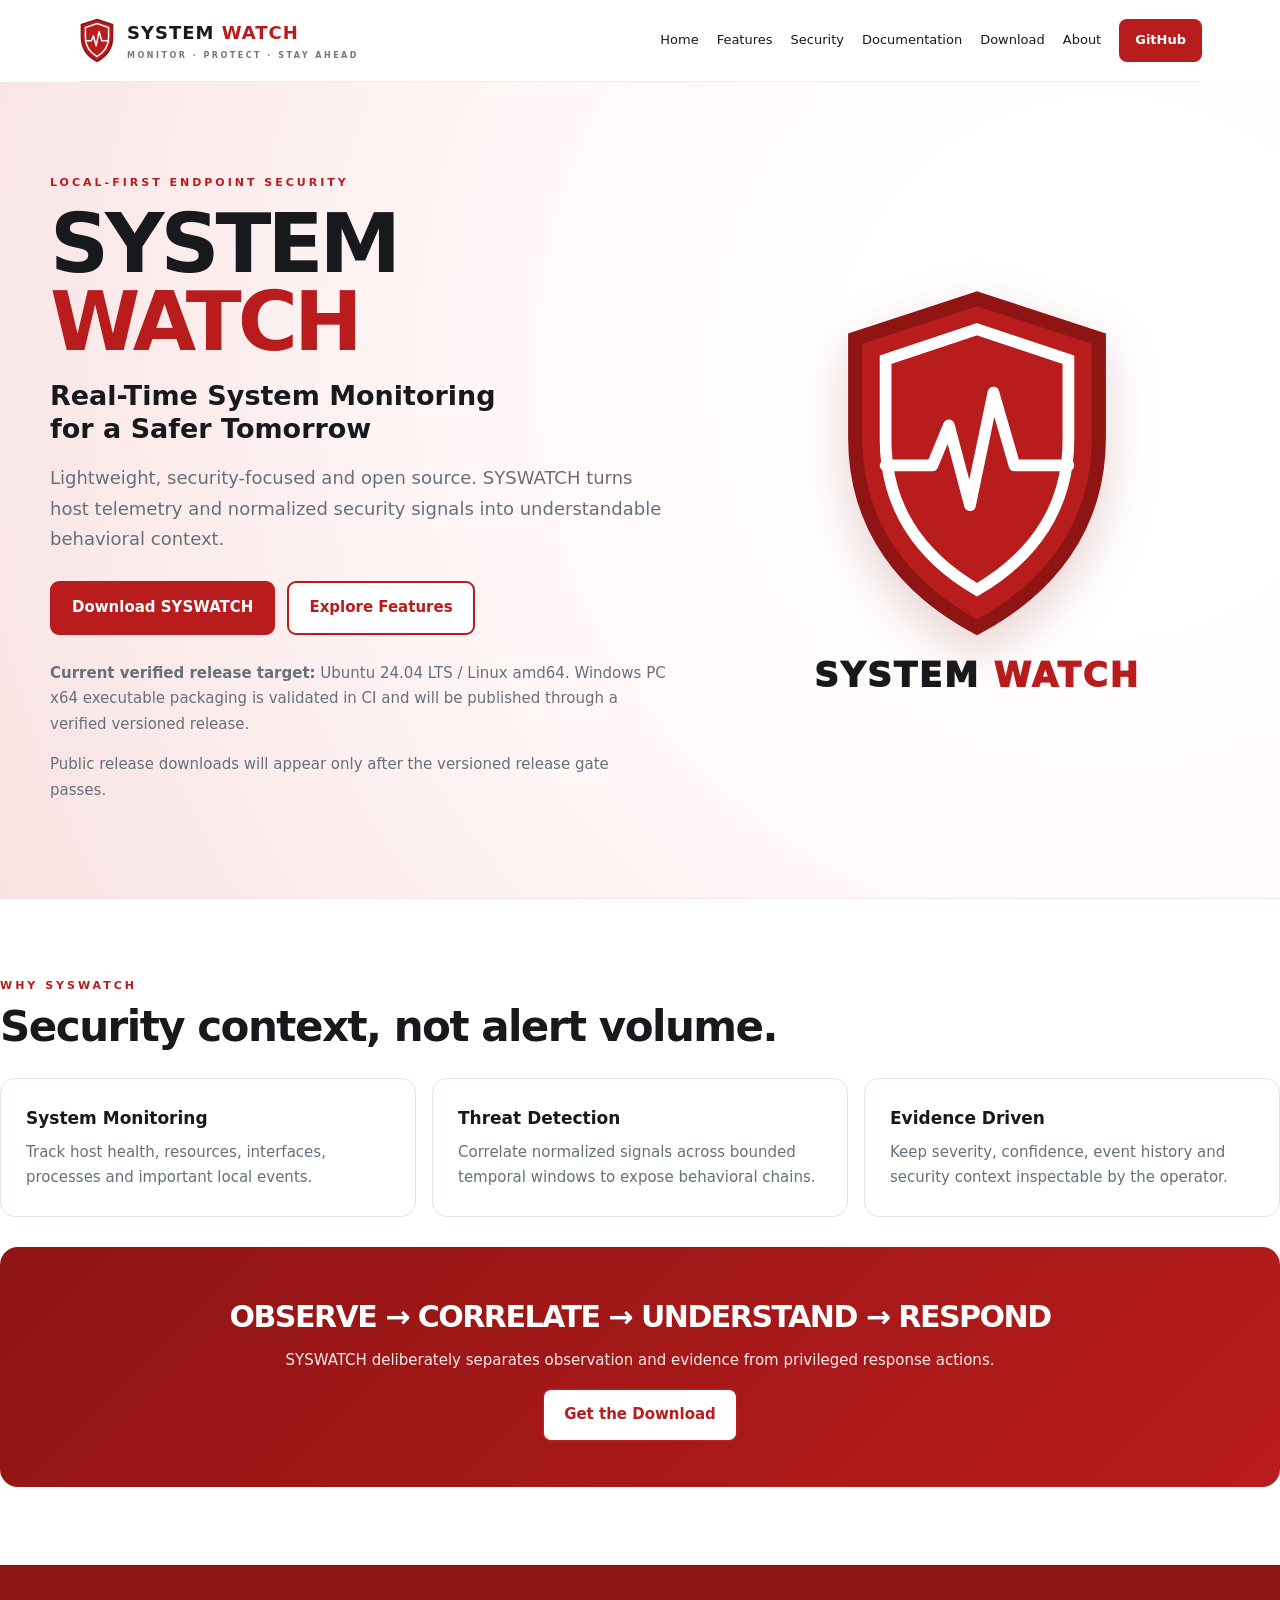
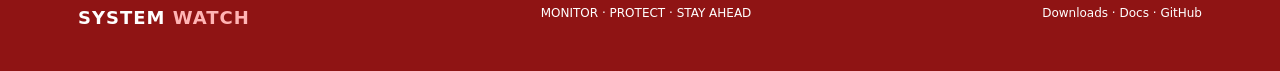
<file: docs/index.html>
<!doctype html><html lang="en"><head><meta charset="utf-8"><meta name="viewport" content="width=device-width,initial-scale=1"><meta name="description" content="SYSWATCH — local-first endpoint security and host behavior monitoring."><title>SYSWATCH — Monitor · Protect · Stay Ahead</title><link rel="stylesheet" href="styles.css"></head><body><div class="wrap"><nav class="nav" aria-label="Primary navigation"><a class="brand" href="index.html"><img src="logo.svg" alt="SYSWATCH logo"><span><b>SYSTEM <span>WATCH</span></b><small>MONITOR · PROTECT · STAY AHEAD</small></span></a><div class="links"><a href="index.html" aria-current="page">Home</a><a href="features.html">Features</a><a href="security.html">Security</a><a href="documentation.html">Documentation</a><a href="download.html">Download</a><a href="about.html">About</a><a class="github" href="https://github.com/BurhanAbdullah/Syswatch">GitHub</a></div></nav></div><main><section class="hero"><div class="hero-grid"><div><div class="eyebrow">LOCAL-FIRST ENDPOINT SECURITY</div><h1>SYSTEM <span>WATCH</span></h1><p class="tagline">Real-Time System Monitoring<br>for a Safer Tomorrow</p><p class="lead">Lightweight, security-focused and open source. SYSWATCH turns host telemetry and normalized security signals into understandable behavioral context.</p><div class="actions"><a class="btn primary" href="download.html">Download SYSWATCH</a><a class="btn" href="features.html">Explore Features</a></div><p class="muted"><strong>Current verified release target:</strong> Ubuntu 24.04 LTS / Linux amd64. Windows PC x64 executable packaging is validated in CI and will be published through a verified versioned release.</p><p class="muted">Public release downloads will appear only after the versioned release gate passes.</p></div><div class="logo"><img src="logo.svg" alt="SYSWATCH shield and heartbeat logo"><div class="logo-title">SYSTEM <span>WATCH</span></div></div></div></section><section class="section"><div class="eyebrow">WHY SYSWATCH</div><h2>Security context, not alert volume.</h2><div class="grid"><article class="card"><h3>System Monitoring</h3><p>Track host health, resources, interfaces, processes and important local events.</p></article><article class="card"><h3>Threat Detection</h3><p>Correlate normalized signals across bounded temporal windows to expose behavioral chains.</p></article><article class="card"><h3>Evidence Driven</h3><p>Keep severity, confidence, event history and security context inspectable by the operator.</p></article></div><div class="band"><h2>OBSERVE → CORRELATE → UNDERSTAND → RESPOND</h2><p>SYSWATCH deliberately separates observation and evidence from privileged response actions.</p><a class="btn" href="download.html">Get the Download</a></div></section></main><footer><div class="wrap footer"><b>SYSTEM <span>WATCH</span></b><span>MONITOR · PROTECT · STAY AHEAD</span><span><a href="download.html">Downloads</a> · <a href="documentation.html">Docs</a> · <a href="https://github.com/BurhanAbdullah/Syswatch">GitHub</a></span></div></footer></body></html>
</file>
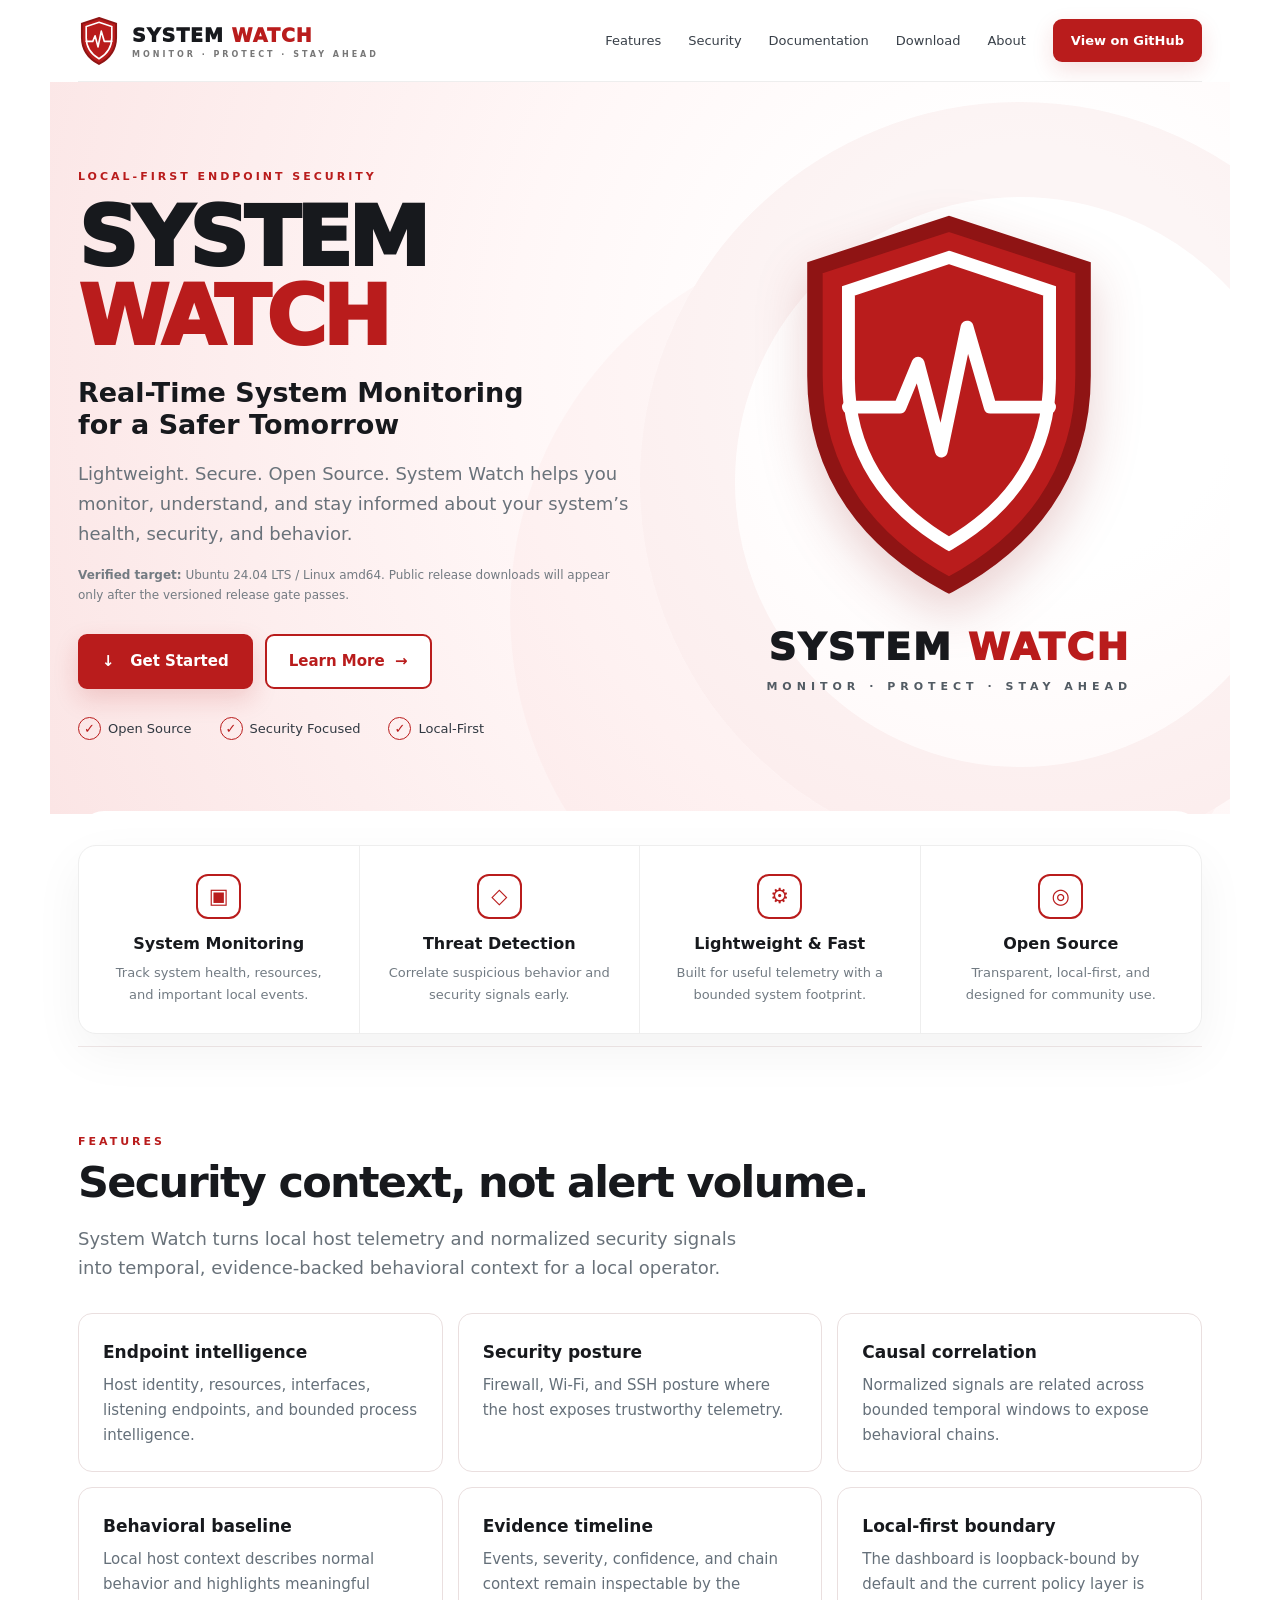
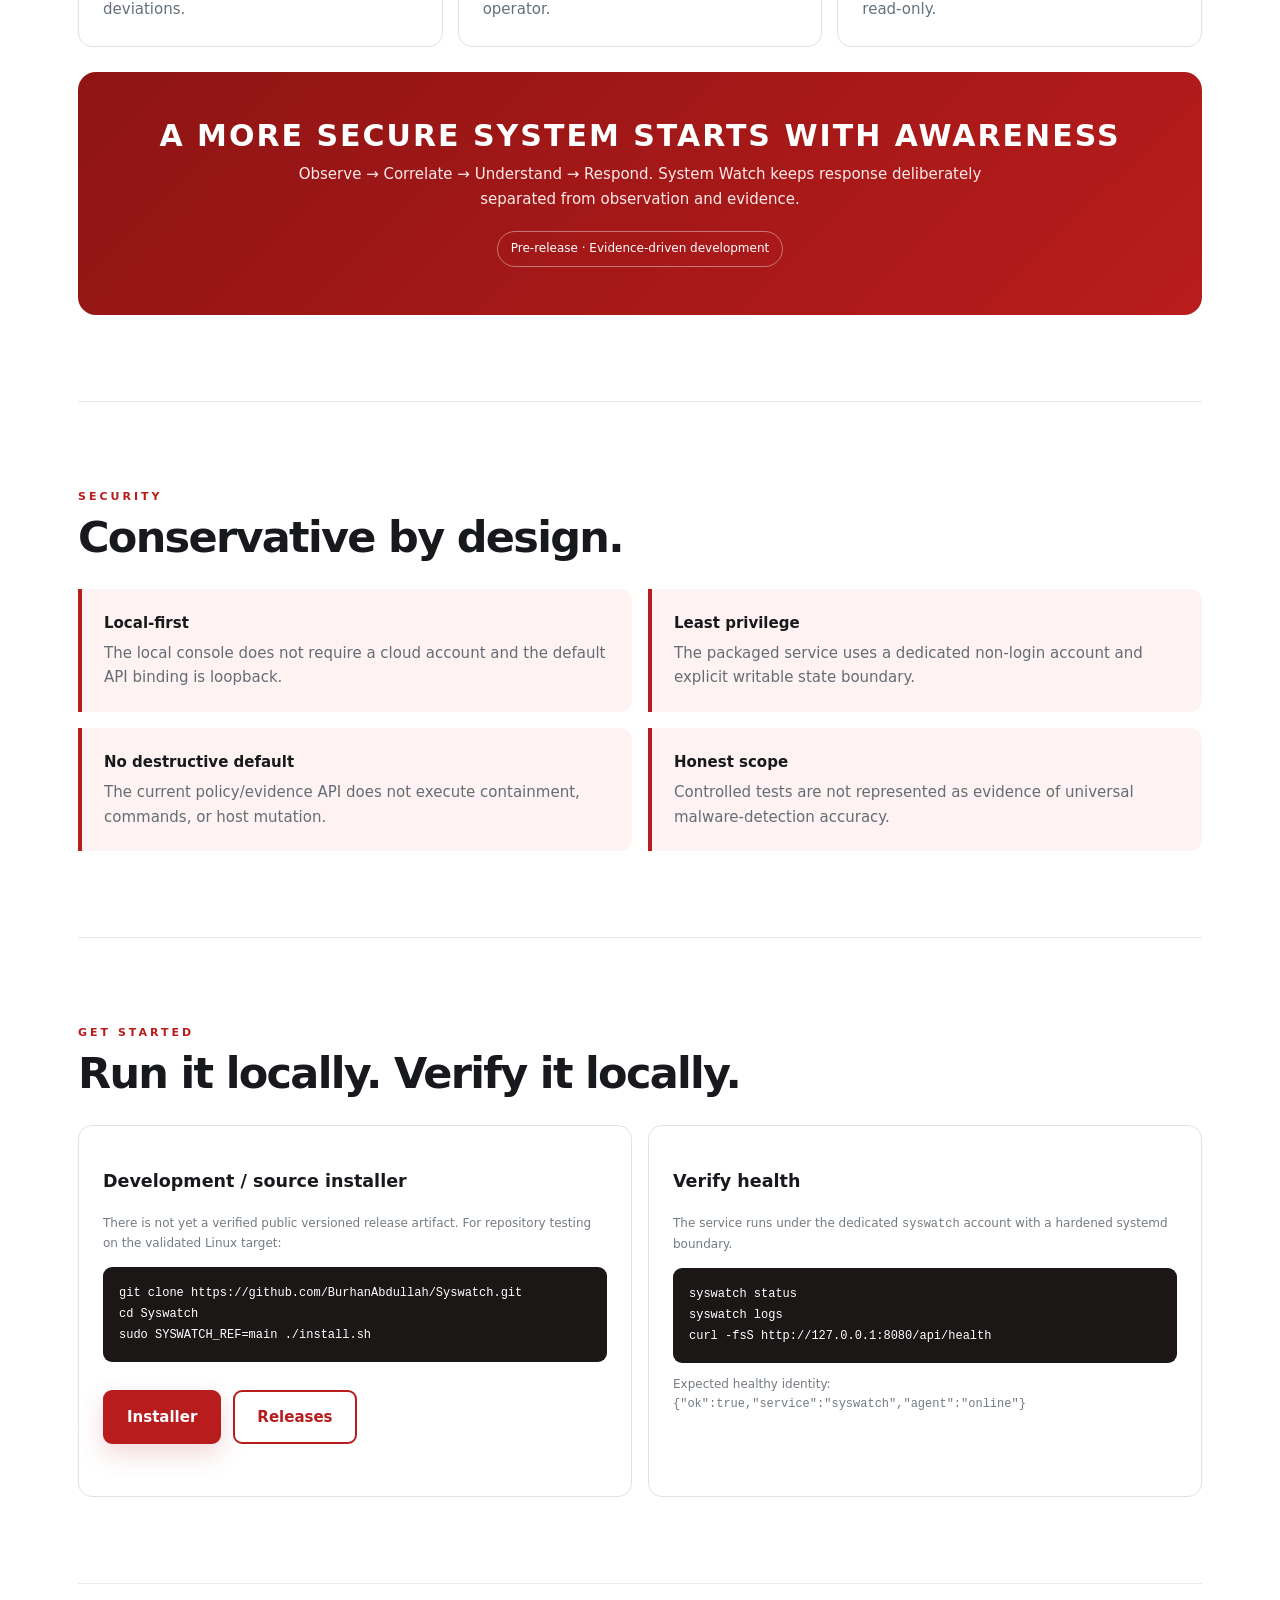
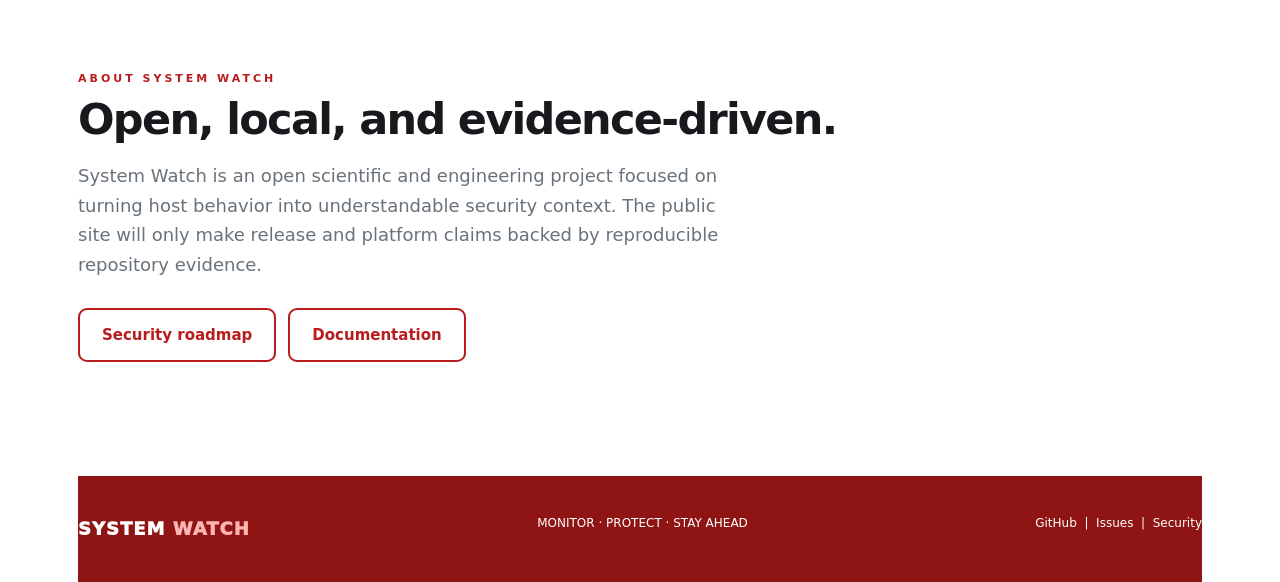
<file: site/index.html>
<!doctype html>
<html lang="en">
<head>
<meta charset="utf-8">
<meta name="viewport" content="width=device-width,initial-scale=1">
<meta name="robots" content="noindex,nofollow,noarchive">
<meta name="description" content="System Watch — local-first endpoint security and host behavior monitoring.">
<meta name="theme-color" content="#b91c1c">
<meta name="referrer" content="no-referrer">
<title>System Watch — Monitor · Protect · Stay Ahead</title>
<style>
:root{--red:#b91c1c;--red-dark:#8f1414;--red-soft:#fef2f2;--ink:#17191d;--muted:#65707a;--line:#eadfdf;--white:#fff;--max:1180px}
*{box-sizing:border-box}html{scroll-behavior:smooth}body{margin:0;color:var(--ink);background:#fff;font:15px/1.65 Inter,ui-sans-serif,system-ui,-apple-system,BlinkMacSystemFont,"Segoe UI",sans-serif}a{color:inherit}a:focus-visible{outline:3px solid #ef4444;outline-offset:3px}.wrap{max-width:var(--max);margin:auto;padding:0 28px}nav{height:82px;display:flex;align-items:center;justify-content:space-between;border-bottom:1px solid #eee;background:#fff}.brand{display:flex;align-items:center;gap:12px;text-decoration:none}.brand img{width:42px;height:50px}.brand-text{font-size:19px;font-weight:950;letter-spacing:1px}.brand-text span{color:var(--red)}.brand-sub{display:block;font-size:8px;letter-spacing:3px;color:#777;font-weight:700;margin-top:-3px}.links{display:flex;gap:27px;align-items:center;font-size:13px;color:#394049}.links a{text-decoration:none}.links a:hover{color:var(--red)}.github{background:var(--red);color:#fff!important;padding:11px 18px;border-radius:9px;font-weight:800;box-shadow:0 8px 22px #b91c1c22}.hero{position:relative;overflow:hidden;margin:0 -28px;padding:86px 28px 74px;background:radial-gradient(circle at 83% 38%,#fff 0,#fff 20%,#fff7f7 48%,#fbe5e5 100%)}.hero:after{content:"";position:absolute;right:-170px;top:20px;width:570px;height:570px;border-radius:50%;border:95px solid #b91c1c0b;box-shadow:-130px 130px 0 #b91c1c06;pointer-events:none}.hero-inner{max-width:var(--max);margin:auto;display:grid;grid-template-columns:1.05fr .95fr;gap:60px;align-items:center;position:relative;z-index:1}.eyebrow{font-size:11px;font-weight:900;letter-spacing:3px;color:var(--red)}h1{font-size:clamp(50px,7vw,82px);line-height:.96;letter-spacing:-4px;margin:13px 0 20px;font-weight:950}h1 span{color:var(--red)}.tagline{font-size:27px;line-height:1.2;font-weight:800;max-width:610px;margin:0 0 17px}.lead{font-size:18px;color:#69727a;max-width:660px}.actions{display:flex;gap:12px;flex-wrap:wrap;margin:28px 0}.btn{display:inline-flex;align-items:center;justify-content:center;gap:8px;padding:13px 22px;border-radius:9px;text-decoration:none;font-weight:850;border:2px solid var(--red);color:var(--red);background:#fff}.btn.primary{background:var(--red);color:#fff;box-shadow:0 10px 24px #b91c1c2b}.trust{display:flex;gap:28px;flex-wrap:wrap;margin-top:28px;color:#303841;font-size:13px}.trust span:before{content:"✓";display:inline-flex;align-items:center;justify-content:center;width:21px;height:21px;border:1.5px solid var(--red);border-radius:50%;color:var(--red);font-weight:900;margin-right:7px}.logo-stage{text-align:center}.logo-stage img{width:min(330px,70%);filter:drop-shadow(0 20px 25px #8f141433)}.logo-word{font-size:38px;font-weight:950;letter-spacing:2px;margin-top:10px}.logo-word span{color:var(--red)}.logo-sub{font-size:11px;letter-spacing:5px;color:#525b63;font-weight:800}.features{background:#fff;border-radius:26px 26px 0 0;margin-top:-3px;position:relative;z-index:2;padding:34px 0 12px}.feature-grid{display:grid;grid-template-columns:repeat(4,1fr);border:1px solid #eee;border-radius:18px;box-shadow:0 18px 50px #1b10100d;background:#fff}.feature{padding:28px 24px;text-align:center;border-right:1px solid #eee}.feature:last-child{border-right:0}.icon{width:45px;height:45px;margin:0 auto 12px;border:2px solid var(--red);border-radius:12px;display:flex;align-items:center;justify-content:center;color:var(--red);font-size:21px;font-weight:900}.feature h3{margin:0 0 5px;font-size:16px}.feature p{margin:0;color:#727b83;font-size:13px}.section{padding:86px 0;border-top:1px solid #f0e8e8}.section h2{font-size:43px;line-height:1.08;letter-spacing:-1.7px;margin:8px 0 12px}.cards{display:grid;grid-template-columns:repeat(3,1fr);gap:15px;margin-top:30px}.card{padding:24px;border:1px solid var(--line);border-radius:14px;background:#fff}.card:hover{border-color:#e7aaaa;box-shadow:0 12px 35px #b91c1c0b}.card h3{margin:0 0 7px;font-size:17px}.card p{margin:0;color:var(--muted)}.red-band{margin:25px 0 0;background:linear-gradient(135deg,var(--red-dark),var(--red));color:#fff;border-radius:18px;padding:48px 35px;text-align:center}.red-band h2{margin:0 0 10px;font-size:30px;letter-spacing:2px}.red-band p{margin:0 auto;color:#ffeaea;max-width:700px}.status{display:inline-block;margin-top:20px;padding:7px 13px;border:1px solid #ffffff66;border-radius:999px;font-size:12px}.install{display:grid;grid-template-columns:1fr 1fr;gap:16px;margin-top:28px}.box{padding:24px;border:1px solid var(--line);border-radius:14px;background:#fff}.code{margin-top:13px;padding:16px;background:#1b1717;color:#fff;border-radius:9px;overflow:auto;font:12px/1.75 ui-monospace,SFMono-Regular,Consolas,monospace}.note{font-size:12px;color:#737b82}.limits{display:grid;grid-template-columns:repeat(2,1fr);gap:16px;margin-top:28px}.limit{padding:22px;border-left:4px solid var(--red);background:var(--red-soft);border-radius:0 12px 12px 0}.limit strong{display:block;margin-bottom:5px}.limit p{margin:0;color:#646d75}footer{margin-top:0;background:#8f1414;color:#fff;padding:38px 0}.footerline{display:flex;justify-content:space-between;gap:20px;flex-wrap:wrap;font-size:12px}.footerline a{text-decoration:none}.footer-brand{font-size:18px;font-weight:950;letter-spacing:1px}.footer-brand span{color:#ffb4b4}@media(max-width:850px){.links{display:none}.hero-inner,.install,.limits{grid-template-columns:1fr}.logo-stage{order:-1}.feature-grid{grid-template-columns:1fr 1fr}.feature:nth-child(2){border-right:0}.feature:nth-child(-n+2){border-bottom:1px solid #eee}.cards{grid-template-columns:1fr 1fr}}@media(max-width:560px){.wrap{padding:0 17px}.hero{margin:0 -17px;padding:58px 17px}.feature-grid,.cards,.limits{grid-template-columns:1fr}.feature{border-right:0!important;border-bottom:1px solid #eee}.feature:last-child{border-bottom:0}h1{font-size:52px;letter-spacing:-2.5px}.tagline{font-size:22px}.section{padding:62px 0}.section h2{font-size:35px}.trust{gap:12px;flex-direction:column}.logo-word{font-size:29px}.logo-stage img{width:220px}}@media(prefers-reduced-motion:reduce){html{scroll-behavior:auto}}
</style>
</head>
<body>
<div class="wrap">
<nav aria-label="Primary navigation"><a class="brand" href="#top"><img src="logo.svg" alt="System Watch shield logo"><span><span class="brand-text">SYSTEM <span>WATCH</span></span><span class="brand-sub">MONITOR · PROTECT · STAY AHEAD</span></span></a><div class="links"><a href="#product">Features</a><a href="#security">Security</a><a href="#install">Documentation</a><a href="#install">Download</a><a href="#about">About</a><a class="github" href="https://github.com/BurhanAbdullah/Syswatch">View on GitHub</a></div></nav>
<main id="top">
<section class="hero" aria-labelledby="hero-title"><div class="hero-inner"><div><div class="eyebrow">LOCAL-FIRST ENDPOINT SECURITY</div><h1 id="hero-title">SYSTEM <span>WATCH</span></h1><p class="tagline">Real-Time System Monitoring<br>for a Safer Tomorrow</p><p class="lead">Lightweight. Secure. Open Source. System Watch helps you monitor, understand, and stay informed about your system’s health, security, and behavior.</p><p class="note"><strong>Verified target:</strong> Ubuntu 24.04 LTS / Linux amd64. Public release downloads will appear only after the versioned release gate passes.</p><div class="actions"><a class="btn primary" href="#install">↓ &nbsp; Get Started</a><a class="btn" href="#product">Learn More &nbsp;→</a></div><div class="trust"><span>Open Source</span><span>Security Focused</span><span>Local-First</span></div></div><div class="logo-stage"><img src="logo.svg" alt="System Watch shield logo"><div class="logo-word">SYSTEM <span>WATCH</span></div><div class="logo-sub">MONITOR · PROTECT · STAY AHEAD</div></div></div></section>
<section class="features" aria-label="Highlights"><div class="feature-grid"><article class="feature"><div class="icon">▣</div><h3>System Monitoring</h3><p>Track system health, resources, and important local events.</p></article><article class="feature"><div class="icon">◇</div><h3>Threat Detection</h3><p>Correlate suspicious behavior and security signals early.</p></article><article class="feature"><div class="icon">⚙</div><h3>Lightweight &amp; Fast</h3><p>Built for useful telemetry with a bounded system footprint.</p></article><article class="feature"><div class="icon">◎</div><h3>Open Source</h3><p>Transparent, local-first, and designed for community use.</p></article></div></section>
<section class="section" id="product"><div class="eyebrow">FEATURES</div><h2>Security context, not alert volume.</h2><p class="lead">System Watch turns local host telemetry and normalized security signals into temporal, evidence-backed behavioral context for a local operator.</p><div class="cards"><article class="card"><h3>Endpoint intelligence</h3><p>Host identity, resources, interfaces, listening endpoints, and bounded process intelligence.</p></article><article class="card"><h3>Security posture</h3><p>Firewall, Wi-Fi, and SSH posture where the host exposes trustworthy telemetry.</p></article><article class="card"><h3>Causal correlation</h3><p>Normalized signals are related across bounded temporal windows to expose behavioral chains.</p></article><article class="card"><h3>Behavioral baseline</h3><p>Local host context describes normal behavior and highlights meaningful deviations.</p></article><article class="card"><h3>Evidence timeline</h3><p>Events, severity, confidence, and chain context remain inspectable by the operator.</p></article><article class="card"><h3>Local-first boundary</h3><p>The dashboard is loopback-bound by default and the current policy layer is read-only.</p></article></div><div class="red-band"><h2>A MORE SECURE SYSTEM STARTS WITH AWARENESS</h2><p>Observe → Correlate → Understand → Respond. System Watch keeps response deliberately separated from observation and evidence.</p><div class="status">Pre-release · Evidence-driven development</div></div></section>
<section class="section" id="security"><div class="eyebrow">SECURITY</div><h2>Conservative by design.</h2><div class="limits"><div class="limit"><strong>Local-first</strong><p>The local console does not require a cloud account and the default API binding is loopback.</p></div><div class="limit"><strong>Least privilege</strong><p>The packaged service uses a dedicated non-login account and explicit writable state boundary.</p></div><div class="limit"><strong>No destructive default</strong><p>The current policy/evidence API does not execute containment, commands, or host mutation.</p></div><div class="limit"><strong>Honest scope</strong><p>Controlled tests are not represented as evidence of universal malware-detection accuracy.</p></div></div></section>
<section class="section" id="install"><div class="eyebrow">GET STARTED</div><h2>Run it locally. Verify it locally.</h2><div class="install"><div class="box"><h3>Development / source installer</h3><p class="note">There is not yet a verified public versioned release artifact. For repository testing on the validated Linux target:</p><div class="code">git clone https://github.com/BurhanAbdullah/Syswatch.git<br>cd Syswatch<br>sudo SYSWATCH_REF=main ./install.sh</div><div class="actions"><a class="btn primary" href="https://github.com/BurhanAbdullah/Syswatch/blob/main/install.sh">Installer</a><a class="btn" href="https://github.com/BurhanAbdullah/Syswatch/releases">Releases</a></div></div><div class="box"><h3>Verify health</h3><p class="note">The service runs under the dedicated <code>syswatch</code> account with a hardened systemd boundary.</p><div class="code">syswatch status<br>syswatch logs<br>curl -fsS http://127.0.0.1:8080/api/health</div><p class="note">Expected healthy identity: <code>{"ok":true,"service":"syswatch","agent":"online"}</code></p></div></div></section>
<section class="section" id="about"><div class="eyebrow">ABOUT SYSTEM WATCH</div><h2>Open, local, and evidence-driven.</h2><p class="lead">System Watch is an open scientific and engineering project focused on turning host behavior into understandable security context. The public site will only make release and platform claims backed by reproducible repository evidence.</p><div class="actions"><a class="btn" href="https://github.com/BurhanAbdullah/Syswatch/issues/4">Security roadmap</a><a class="btn" href="https://github.com/BurhanAbdullah/Syswatch/tree/main/docs">Documentation</a></div></section>
</main>
<footer><div class="footerline"><span class="footer-brand">SYSTEM <span>WATCH</span></span><span>MONITOR · PROTECT · STAY AHEAD</span><span><a href="https://github.com/BurhanAbdullah/Syswatch">GitHub</a> &nbsp;|&nbsp; <a href="https://github.com/BurhanAbdullah/Syswatch/issues">Issues</a> &nbsp;|&nbsp; <a href="https://github.com/BurhanAbdullah/Syswatch/security">Security</a></span></div></footer>
</div>
</body>
</html>
</file>
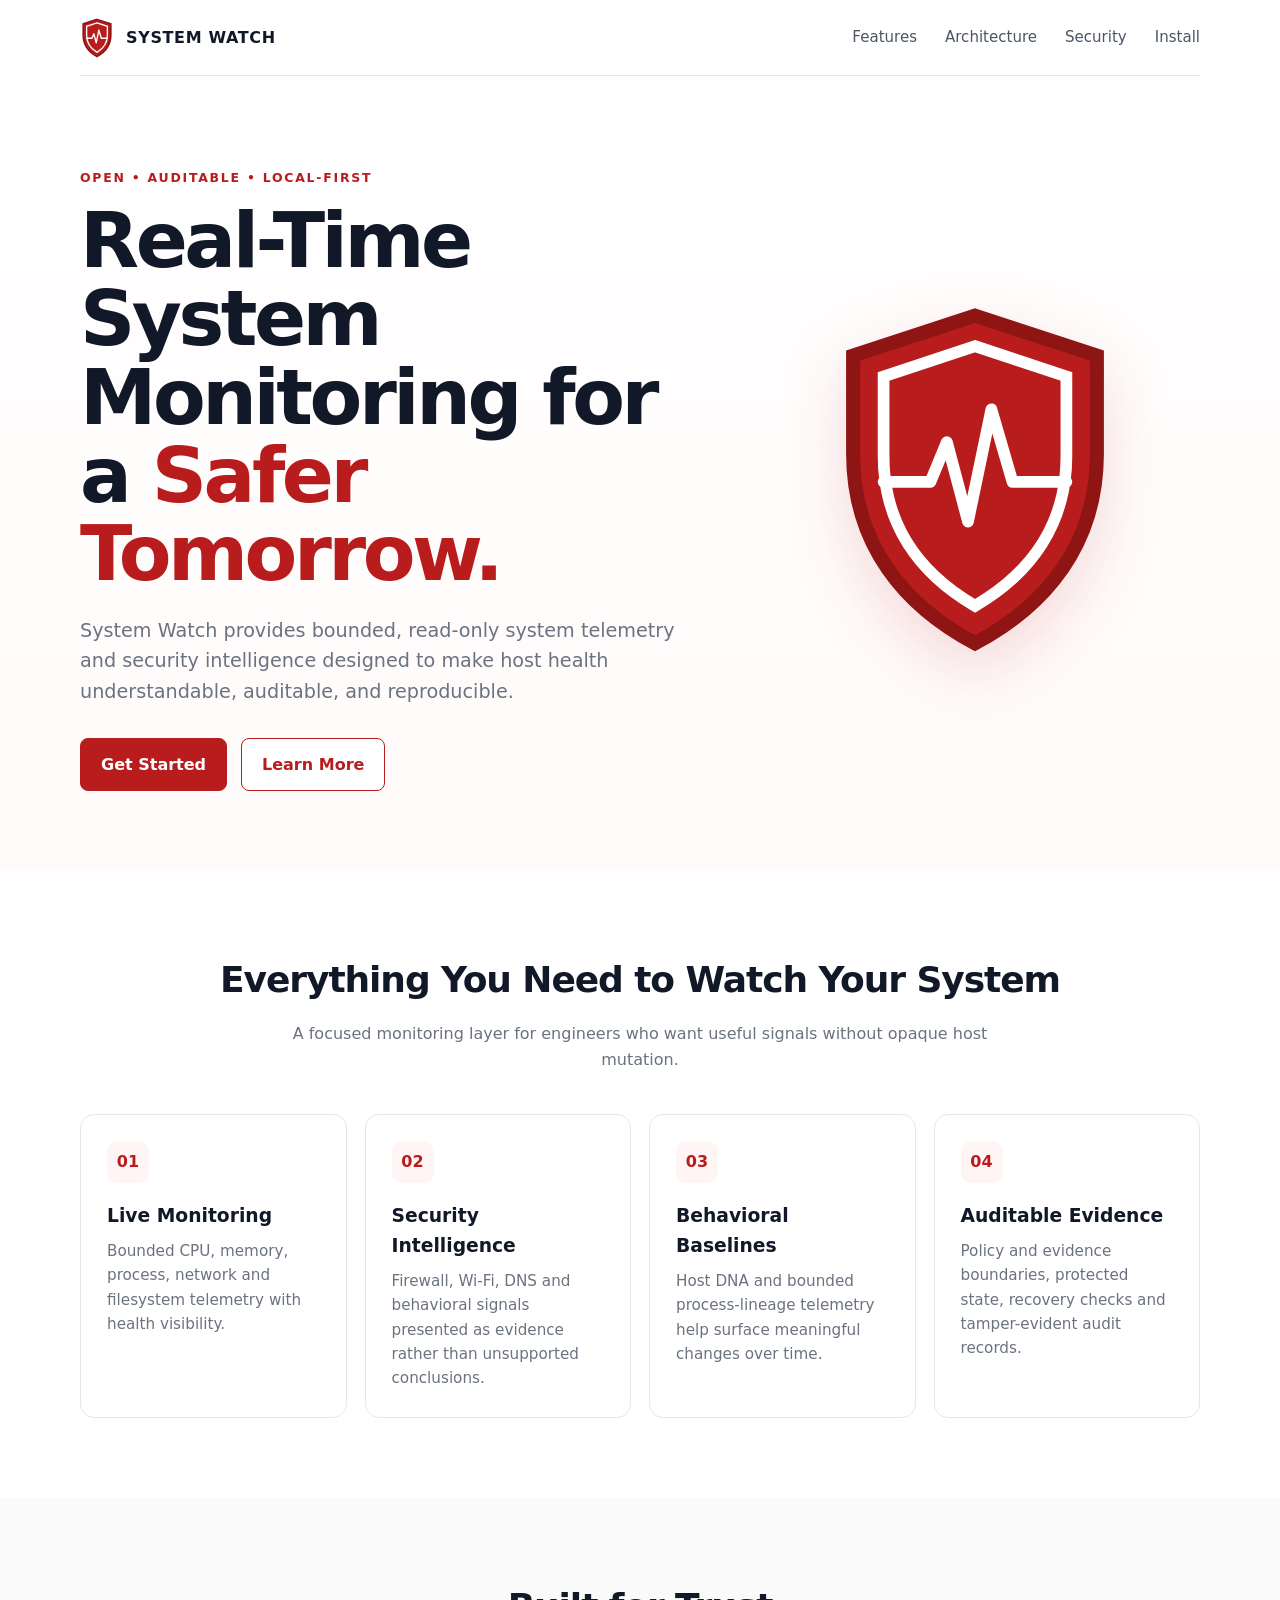
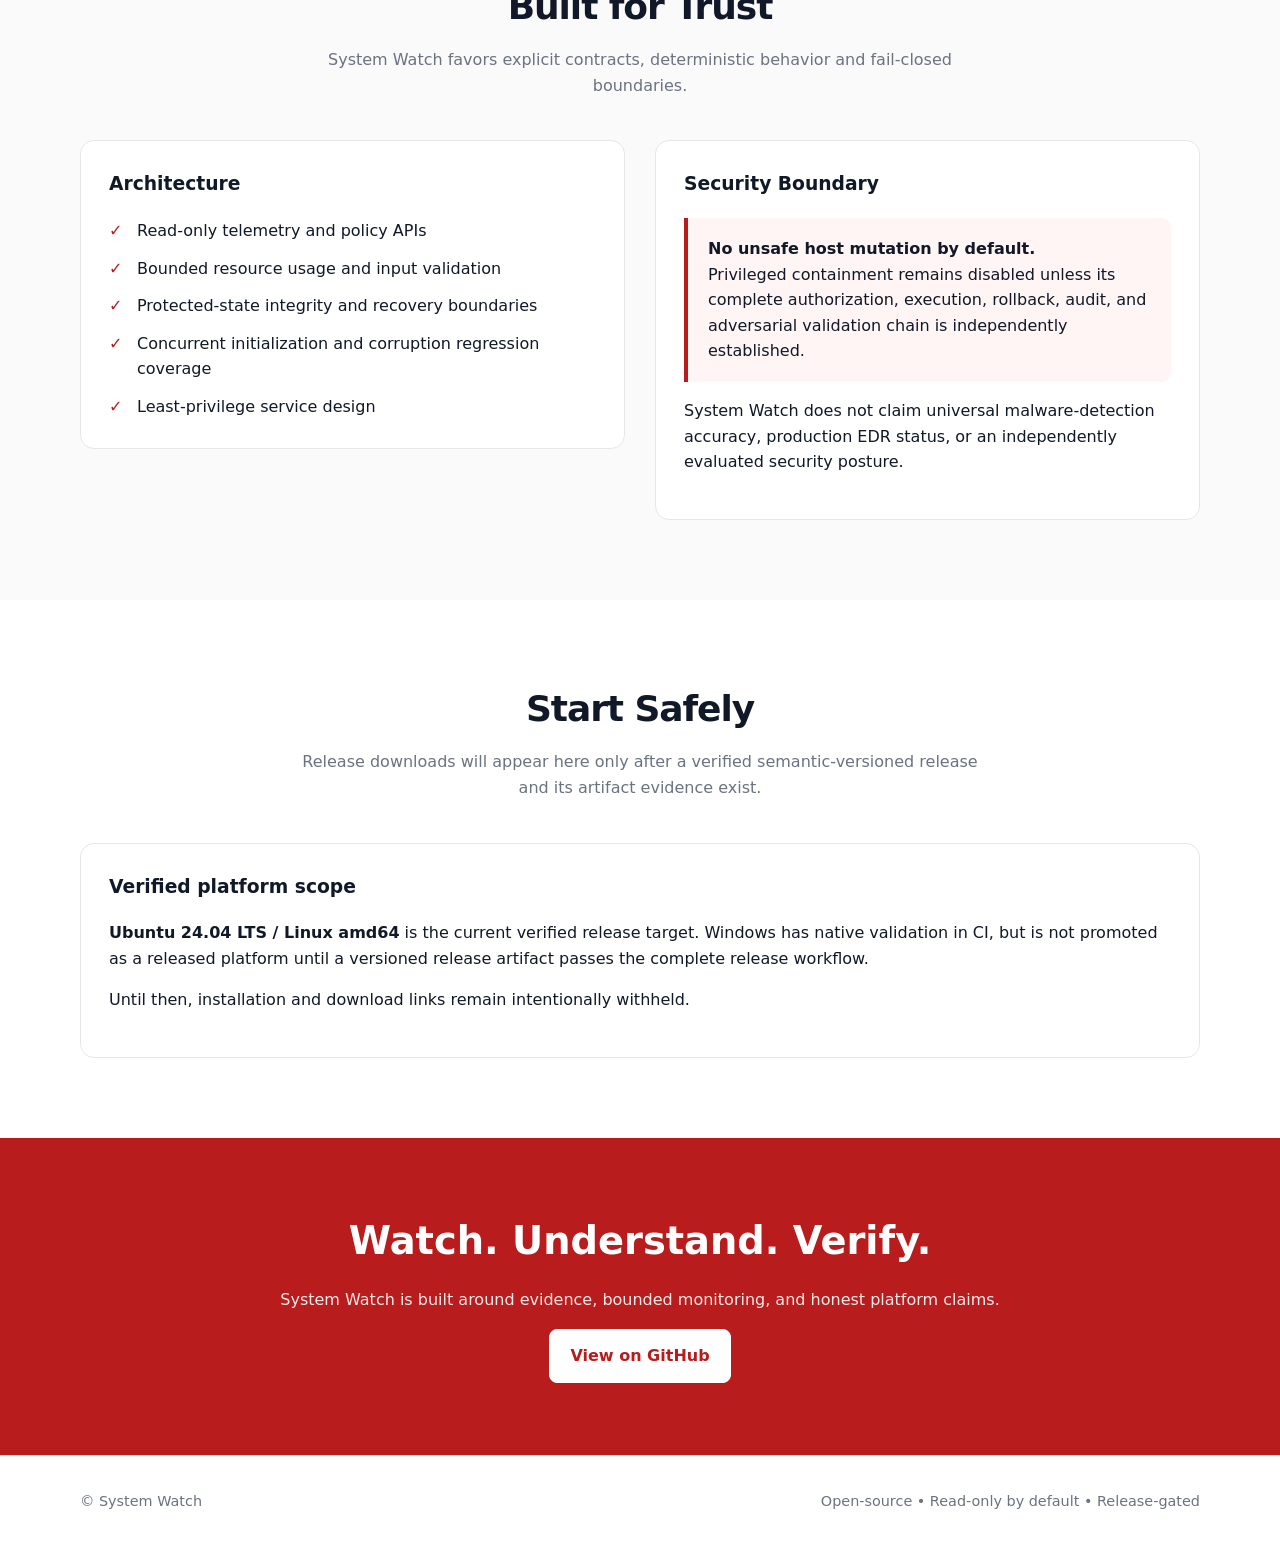
<file: website/index.html>
<!doctype html>
<html lang="en">
<head>
<meta charset="utf-8">
<meta name="viewport" content="width=device-width, initial-scale=1">
<meta name="description" content="System Watch — auditable, read-only system monitoring and security intelligence.">
<title>System Watch — Real-Time System Monitoring</title>
<style>
:root{--red:#b91c1c;--dark:#111827;--muted:#6b7280;--line:#e5e7eb;--soft:#fff5f5;--white:#fff}*{box-sizing:border-box}html{scroll-behavior:smooth}body{margin:0;font-family:Inter,ui-sans-serif,system-ui,-apple-system,BlinkMacSystemFont,"Segoe UI",sans-serif;color:var(--dark);background:#fff;line-height:1.6}a{color:inherit}.container{width:min(1120px,calc(100% - 40px));margin:auto}.nav{height:76px;display:flex;align-items:center;justify-content:space-between;border-bottom:1px solid var(--line)}.brand{display:flex;align-items:center;gap:12px;text-decoration:none;font-weight:800;letter-spacing:.04em}.brand img{width:34px;height:40px}.navlinks{display:flex;gap:28px;font-size:.94rem;color:#4b5563}.navlinks a{text-decoration:none}.navlinks a:hover{color:var(--red)}.hero{padding:92px 0 80px;background:linear-gradient(180deg,#fff 0,#fffafa 100%)}.hero-grid{display:grid;grid-template-columns:1.15fr .85fr;gap:60px;align-items:center}.eyebrow{color:var(--red);font-weight:800;text-transform:uppercase;letter-spacing:.14em;font-size:.78rem}.hero h1{font-size:clamp(2.7rem,6vw,5rem);line-height:1.02;margin:14px 0 22px;letter-spacing:-.045em}.hero h1 span{color:var(--red)}.hero p{font-size:1.2rem;color:var(--muted);max-width:650px}.actions{display:flex;gap:14px;flex-wrap:wrap;margin-top:30px}.btn{display:inline-flex;padding:13px 20px;border-radius:8px;text-decoration:none;font-weight:750;border:1px solid var(--red)}.primary{background:var(--red);color:white}.secondary{color:var(--red);background:white}.shield{display:flex;justify-content:center}.shield img{width:min(300px,70%);filter:drop-shadow(0 22px 32px rgba(185,28,28,.16))}.section{padding:80px 0}.section.alt{background:#fafafa}.section h2{text-align:center;font-size:2.25rem;margin:0 0 12px;letter-spacing:-.03em}.lead{text-align:center;color:var(--muted);max-width:700px;margin:0 auto 42px}.grid{display:grid;grid-template-columns:repeat(4,1fr);gap:18px}.card{border:1px solid var(--line);border-radius:14px;padding:26px;background:white}.icon{width:42px;height:42px;border-radius:10px;background:var(--soft);color:var(--red);display:grid;place-items:center;font-weight:900;margin-bottom:18px}.card h3{margin:0 0 8px}.card p{margin:0;color:var(--muted);font-size:.95rem}.architecture{display:grid;grid-template-columns:1fr 1fr;gap:30px;align-items:start}.panel{border:1px solid var(--line);border-radius:14px;padding:28px;background:white}.panel h3{margin-top:0}.checks{display:grid;gap:12px;padding:0;margin:0;list-style:none}.checks li{padding-left:28px;position:relative}.checks li:before{content:"✓";position:absolute;left:0;color:var(--red);font-weight:900}.notice{border-left:4px solid var(--red);background:var(--soft);padding:18px 20px;border-radius:0 10px 10px 0}.cta{padding:72px 0;background:var(--red);color:white;text-align:center}.cta h2{font-size:2.4rem;margin:0 0 10px}.cta p{opacity:.9}.cta .btn{border-color:white}.cta .primary{background:white;color:var(--red)}footer{padding:34px 0;border-top:1px solid var(--line);color:var(--muted);font-size:.9rem}.footerrow{display:flex;justify-content:space-between;gap:20px}@media(max-width:800px){.navlinks{display:none}.hero{padding:64px 0}.hero-grid,.architecture{grid-template-columns:1fr}.shield{order:-1}.grid{grid-template-columns:1fr 1fr}.footerrow{flex-direction:column}}@media(max-width:520px){.container{width:min(100% - 28px,1120px)}.grid{grid-template-columns:1fr}.hero h1{font-size:2.7rem}.hero p{font-size:1.05rem}}
</style>
</head>
<body>
<header><div class="container nav"><a class="brand" href="#top"><img src="logo.svg" alt="System Watch shield logo"><span>SYSTEM WATCH</span></a><nav class="navlinks" aria-label="Primary"><a href="#features">Features</a><a href="#architecture">Architecture</a><a href="#security">Security</a><a href="#install">Install</a></nav></div></header>
<main id="top">
<section class="hero"><div class="container hero-grid"><div><div class="eyebrow">Open • Auditable • Local-first</div><h1>Real-Time System Monitoring for a <span>Safer Tomorrow.</span></h1><p>System Watch provides bounded, read-only system telemetry and security intelligence designed to make host health understandable, auditable, and reproducible.</p><div class="actions"><a class="btn primary" href="#install">Get Started</a><a class="btn secondary" href="#features">Learn More</a></div></div><div class="shield"><img src="logo.svg" alt="Red shield with white heartbeat line"></div></div></section>
<section class="section" id="features"><div class="container"><h2>Everything You Need to Watch Your System</h2><p class="lead">A focused monitoring layer for engineers who want useful signals without opaque host mutation.</p><div class="grid"><article class="card"><div class="icon">01</div><h3>Live Monitoring</h3><p>Bounded CPU, memory, process, network and filesystem telemetry with health visibility.</p></article><article class="card"><div class="icon">02</div><h3>Security Intelligence</h3><p>Firewall, Wi-Fi, DNS and behavioral signals presented as evidence rather than unsupported conclusions.</p></article><article class="card"><div class="icon">03</div><h3>Behavioral Baselines</h3><p>Host DNA and bounded process-lineage telemetry help surface meaningful changes over time.</p></article><article class="card"><div class="icon">04</div><h3>Auditable Evidence</h3><p>Policy and evidence boundaries, protected state, recovery checks and tamper-evident audit records.</p></article></div></div></section>
<section class="section alt" id="architecture"><div class="container"><h2>Built for Trust</h2><p class="lead">System Watch favors explicit contracts, deterministic behavior and fail-closed boundaries.</p><div class="architecture"><div class="panel"><h3>Architecture</h3><ul class="checks"><li>Read-only telemetry and policy APIs</li><li>Bounded resource usage and input validation</li><li>Protected-state integrity and recovery boundaries</li><li>Concurrent initialization and corruption regression coverage</li><li>Least-privilege service design</li></ul></div><div class="panel" id="security"><h3>Security Boundary</h3><div class="notice"><strong>No unsafe host mutation by default.</strong><br>Privileged containment remains disabled unless its complete authorization, execution, rollback, audit, and adversarial validation chain is independently established.</div><p>System Watch does not claim universal malware-detection accuracy, production EDR status, or an independently evaluated security posture.</p></div></div></div></section>
<section class="section" id="install"><div class="container"><h2>Start Safely</h2><p class="lead">Release downloads will appear here only after a verified semantic-versioned release and its artifact evidence exist.</p><div class="panel"><h3>Verified platform scope</h3><p><strong>Ubuntu 24.04 LTS / Linux amd64</strong> is the current verified release target. Windows has native validation in CI, but is not promoted as a released platform until a versioned release artifact passes the complete release workflow.</p><p>Until then, installation and download links remain intentionally withheld.</p></div></div></section>
<section class="cta"><div class="container"><h2>Watch. Understand. Verify.</h2><p>System Watch is built around evidence, bounded monitoring, and honest platform claims.</p><a class="btn primary" href="https://github.com/BurhanAbdullah/Syswatch">View on GitHub</a></div></section>
</main><footer><div class="container footerrow"><span>© System Watch</span><span>Open-source • Read-only by default • Release-gated</span></div></footer>
</body></html>
</file>
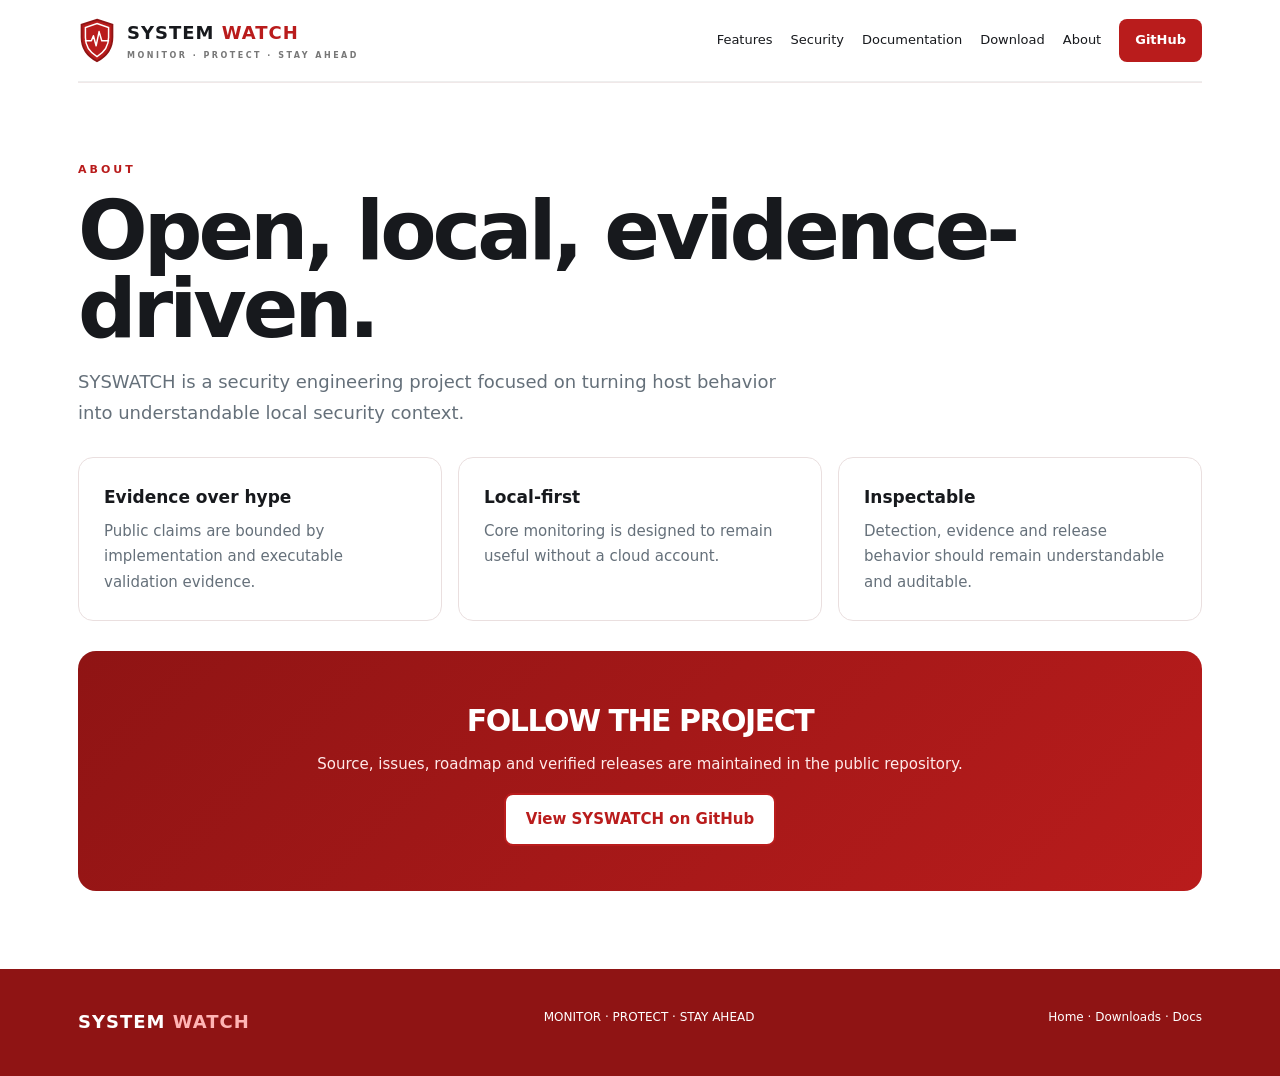
<file: docs/about.html>
<!doctype html><html lang="en"><head><meta charset="utf-8"><meta name="viewport" content="width=device-width,initial-scale=1"><title>SYSWATCH — About</title><link rel="stylesheet" href="styles.css"></head><body><div class="wrap"><nav class="nav" aria-label="Primary navigation"><a class="brand" href="index.html"><img src="logo.svg" alt="SYSWATCH logo"><span><b>SYSTEM <span>WATCH</span></b><small>MONITOR · PROTECT · STAY AHEAD</small></span></a><div class="links"><a href="features.html">Features</a><a href="security.html">Security</a><a href="documentation.html">Documentation</a><a href="download.html">Download</a><a href="about.html">About</a><a class="github" href="https://github.com/BurhanAbdullah/Syswatch">GitHub</a></div></nav><section class="section"><div class="eyebrow">ABOUT</div><h1>Open, local, evidence-driven.</h1><p class="lead">SYSWATCH is a security engineering project focused on turning host behavior into understandable local security context.</p><div class="grid"><article class="card"><h3>Evidence over hype</h3><p>Public claims are bounded by implementation and executable validation evidence.</p></article><article class="card"><h3>Local-first</h3><p>Core monitoring is designed to remain useful without a cloud account.</p></article><article class="card"><h3>Inspectable</h3><p>Detection, evidence and release behavior should remain understandable and auditable.</p></article></div><div class="band"><h2>FOLLOW THE PROJECT</h2><p>Source, issues, roadmap and verified releases are maintained in the public repository.</p><a class="btn" href="https://github.com/BurhanAbdullah/Syswatch">View SYSWATCH on GitHub</a></div></section></div><footer><div class="wrap footer"><b>SYSTEM <span>WATCH</span></b><span>MONITOR · PROTECT · STAY AHEAD</span><span><a href="index.html">Home</a> · <a href="download.html">Downloads</a> · <a href="documentation.html">Docs</a></span></div></footer></body></html>
</file>
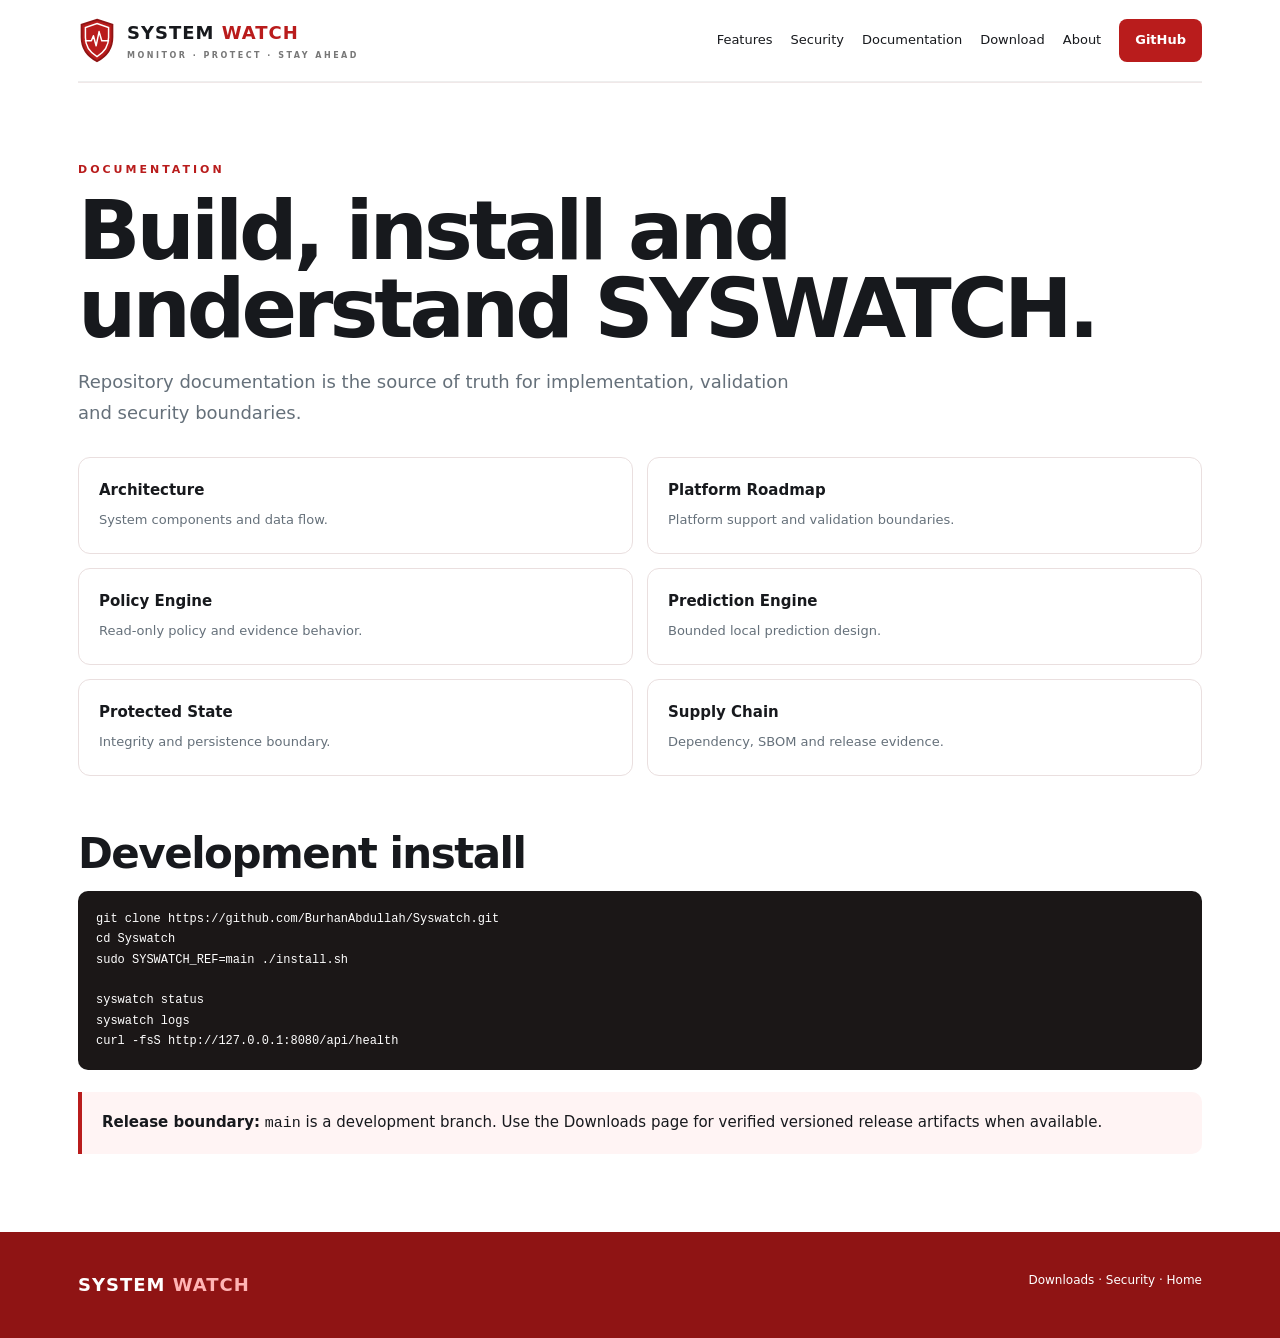
<file: docs/documentation.html>
<!doctype html><html lang="en"><head><meta charset="utf-8"><meta name="viewport" content="width=device-width,initial-scale=1"><title>SYSWATCH — Documentation</title><link rel="stylesheet" href="styles.css"></head><body><div class="wrap"><nav class="nav" aria-label="Primary navigation"><a class="brand" href="index.html"><img src="logo.svg" alt="SYSWATCH logo"><span><b>SYSTEM <span>WATCH</span></b><small>MONITOR · PROTECT · STAY AHEAD</small></span></a><div class="links"><a href="features.html">Features</a><a href="security.html">Security</a><a href="documentation.html">Documentation</a><a href="download.html">Download</a><a href="about.html">About</a><a class="github" href="https://github.com/BurhanAbdullah/Syswatch">GitHub</a></div></nav><section class="section"><div class="eyebrow">DOCUMENTATION</div><h1>Build, install and understand SYSWATCH.</h1><p class="lead">Repository documentation is the source of truth for implementation, validation and security boundaries.</p><div class="doclist"><a class="doc" href="https://github.com/BurhanAbdullah/Syswatch/blob/main/docs/architecture.md"><strong>Architecture</strong><span>System components and data flow.</span></a><a class="doc" href="https://github.com/BurhanAbdullah/Syswatch/blob/main/docs/platform-roadmap.md"><strong>Platform Roadmap</strong><span>Platform support and validation boundaries.</span></a><a class="doc" href="https://github.com/BurhanAbdullah/Syswatch/blob/main/docs/policy-engine.md"><strong>Policy Engine</strong><span>Read-only policy and evidence behavior.</span></a><a class="doc" href="https://github.com/BurhanAbdullah/Syswatch/blob/main/docs/prediction-engine.md"><strong>Prediction Engine</strong><span>Bounded local prediction design.</span></a><a class="doc" href="https://github.com/BurhanAbdullah/Syswatch/blob/main/docs/protected-state.md"><strong>Protected State</strong><span>Integrity and persistence boundary.</span></a><a class="doc" href="https://github.com/BurhanAbdullah/Syswatch/blob/main/docs/supply-chain.md"><strong>Supply Chain</strong><span>Dependency, SBOM and release evidence.</span></a></div><h2 style="margin-top:55px">Development install</h2><pre>git clone https://github.com/BurhanAbdullah/Syswatch.git
cd Syswatch
sudo SYSWATCH_REF=main ./install.sh

syswatch status
syswatch logs
curl -fsS http://127.0.0.1:8080/api/health</pre><div class="notice"><strong>Release boundary:</strong> <code>main</code> is a development branch. Use the Downloads page for verified versioned release artifacts when available.</div></section></div><footer><div class="wrap footer"><b>SYSTEM <span>WATCH</span></b><span><a href="download.html">Downloads</a> · <a href="security.html">Security</a> · <a href="index.html">Home</a></span></div></footer></body></html>
</file>
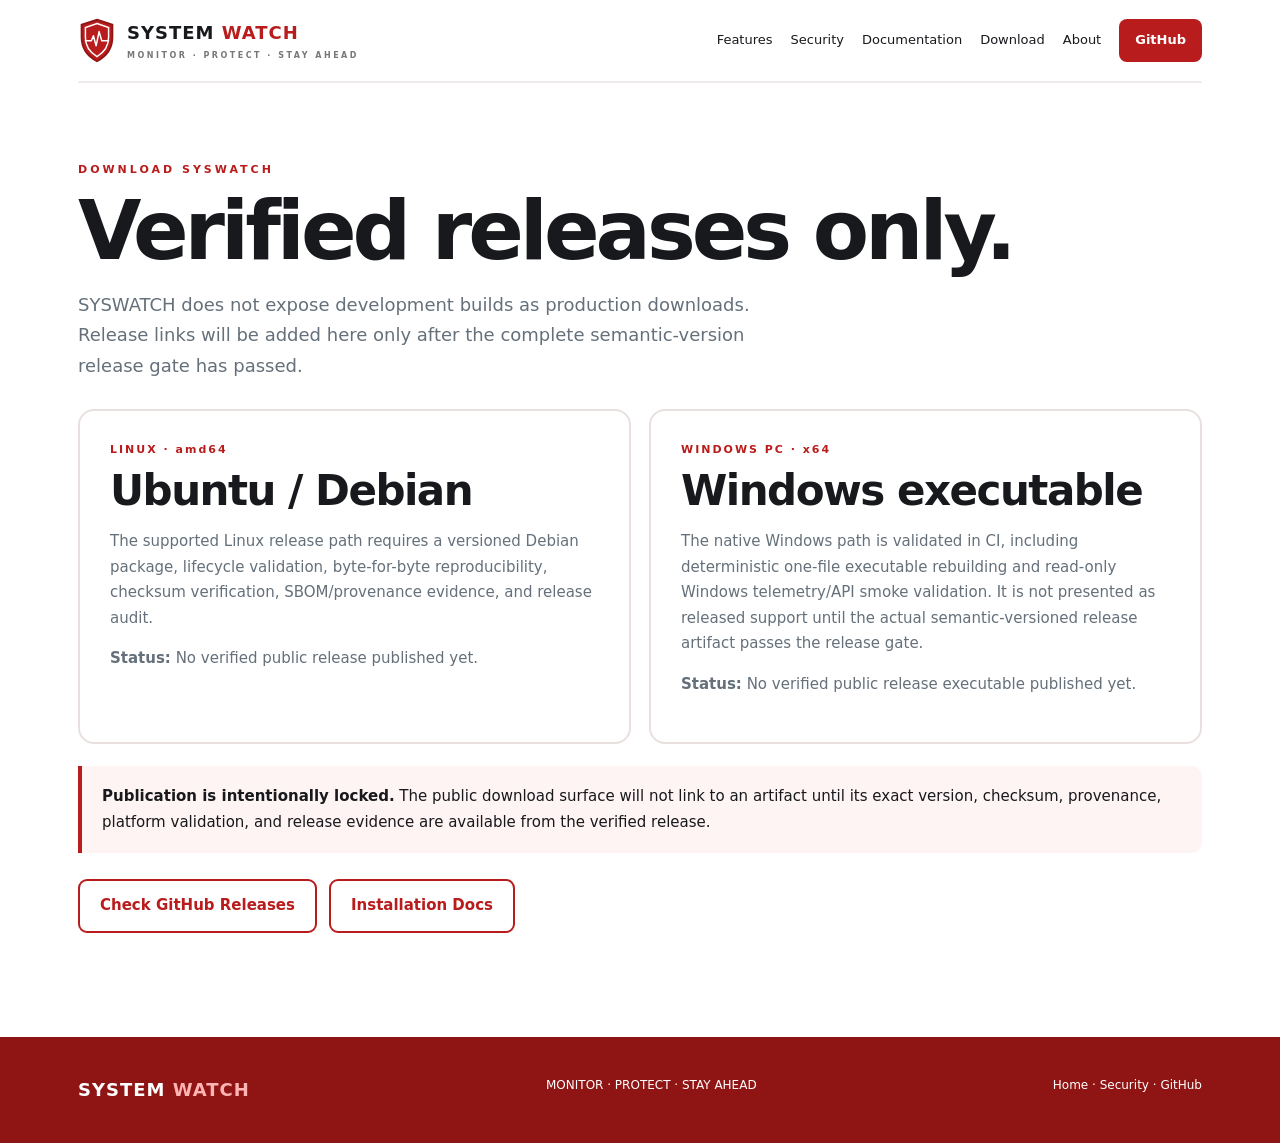
<file: docs/download.html>
<!doctype html><html lang="en"><head><meta charset="utf-8"><meta name="viewport" content="width=device-width,initial-scale=1"><meta name="description" content="SYSWATCH verified downloads and release status."><title>SYSWATCH — Downloads</title><link rel="stylesheet" href="styles.css"></head><body><div class="wrap"><nav class="nav" aria-label="Primary navigation"><a class="brand" href="index.html"><img src="logo.svg" alt="SYSWATCH shield and heartbeat logo"><span><b>SYSTEM <span>WATCH</span></b><small>MONITOR · PROTECT · STAY AHEAD</small></span></a><div class="links"><a href="features.html">Features</a><a href="security.html">Security</a><a href="documentation.html">Documentation</a><a href="download.html" aria-current="page">Download</a><a href="about.html">About</a><a class="github" href="https://github.com/BurhanAbdullah/Syswatch">GitHub</a></div></nav><section class="section"><div class="eyebrow">DOWNLOAD SYSWATCH</div><h1>Verified releases only.</h1><p class="lead">SYSWATCH does not expose development builds as production downloads. Release links will be added here only after the complete semantic-version release gate has passed.</p><div class="platforms"><div class="download-card"><div class="state">LINUX · amd64</div><h2>Ubuntu / Debian</h2><p class="muted">The supported Linux release path requires a versioned Debian package, lifecycle validation, byte-for-byte reproducibility, checksum verification, SBOM/provenance evidence, and release audit.</p><p class="muted"><strong>Status:</strong> No verified public release published yet.</p></div><div class="download-card"><div class="state">WINDOWS PC · x64</div><h2>Windows executable</h2><p class="muted">The native Windows path is validated in CI, including deterministic one-file executable rebuilding and read-only Windows telemetry/API smoke validation. It is not presented as released support until the actual semantic-versioned release artifact passes the release gate.</p><p class="muted"><strong>Status:</strong> No verified public release executable published yet.</p></div></div><div class="notice"><strong>Publication is intentionally locked.</strong> The public download surface will not link to an artifact until its exact version, checksum, provenance, platform validation, and release evidence are available from the verified release.</div><div class="actions"><a class="btn" href="https://github.com/BurhanAbdullah/Syswatch/releases">Check GitHub Releases</a><a class="btn" href="documentation.html">Installation Docs</a></div></section></div><footer><div class="wrap footer"><b>SYSTEM <span>WATCH</span></b><span>MONITOR · PROTECT · STAY AHEAD</span><span><a href="index.html">Home</a> · <a href="security.html">Security</a> · <a href="https://github.com/BurhanAbdullah/Syswatch">GitHub</a></span></div></footer></body></html>
</file>
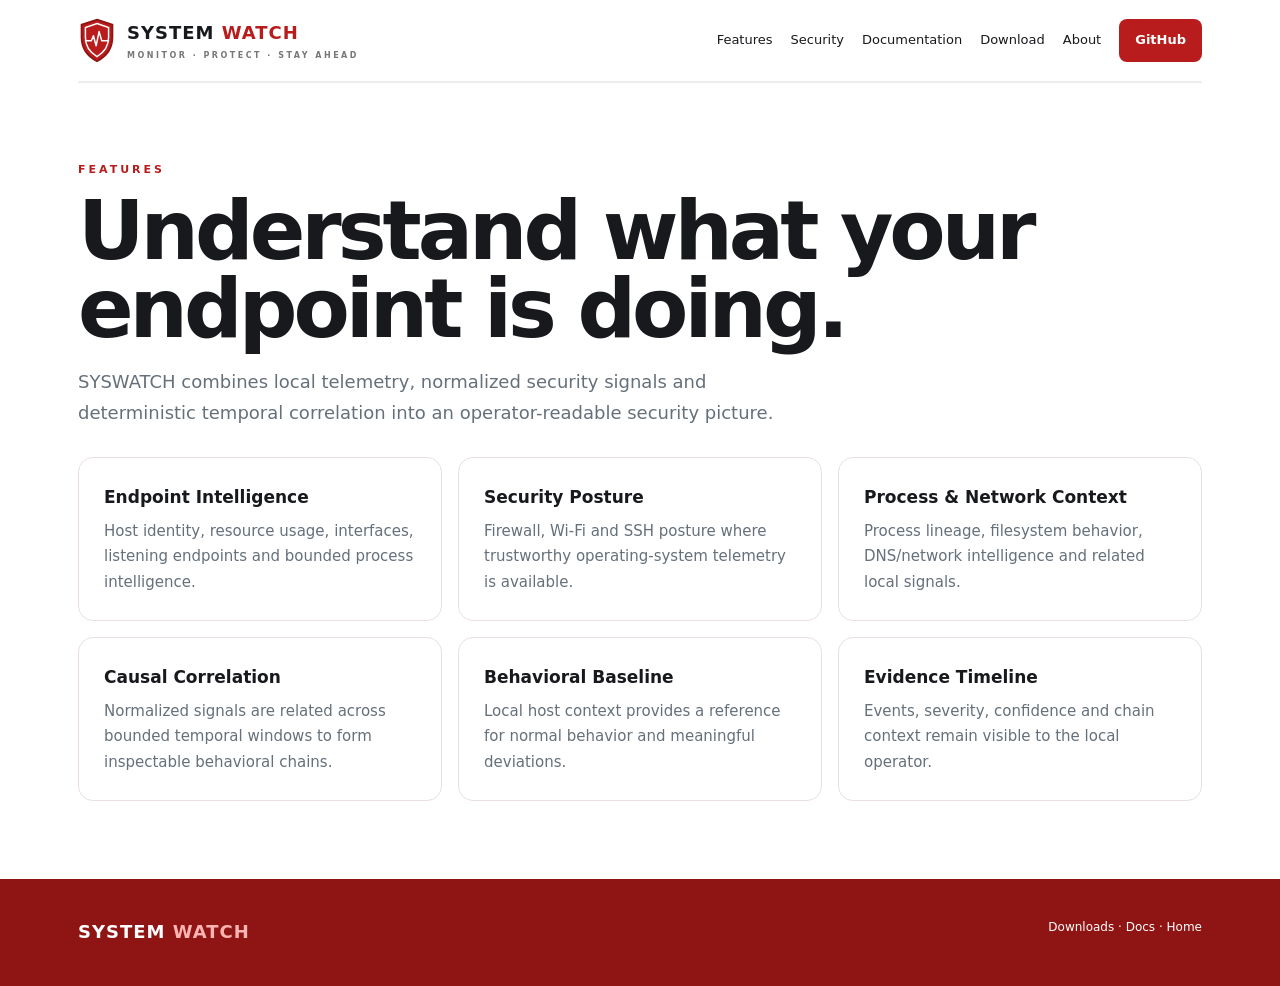
<file: docs/features.html>
<!doctype html><html lang="en"><head><meta charset="utf-8"><meta name="viewport" content="width=device-width,initial-scale=1"><title>SYSWATCH — Features</title><link rel="stylesheet" href="styles.css"></head><body><div class="wrap"><nav class="nav" aria-label="Primary navigation"><a class="brand" href="index.html"><img src="logo.svg" alt="SYSWATCH logo"><span><b>SYSTEM <span>WATCH</span></b><small>MONITOR · PROTECT · STAY AHEAD</small></span></a><div class="links"><a href="features.html">Features</a><a href="security.html">Security</a><a href="documentation.html">Documentation</a><a href="download.html">Download</a><a href="about.html">About</a><a class="github" href="https://github.com/BurhanAbdullah/Syswatch">GitHub</a></div></nav><section class="section"><div class="eyebrow">FEATURES</div><h1>Understand what your endpoint is doing.</h1><p class="lead">SYSWATCH combines local telemetry, normalized security signals and deterministic temporal correlation into an operator-readable security picture.</p><div class="grid"><article class="card"><h3>Endpoint Intelligence</h3><p>Host identity, resource usage, interfaces, listening endpoints and bounded process intelligence.</p></article><article class="card"><h3>Security Posture</h3><p>Firewall, Wi-Fi and SSH posture where trustworthy operating-system telemetry is available.</p></article><article class="card"><h3>Process & Network Context</h3><p>Process lineage, filesystem behavior, DNS/network intelligence and related local signals.</p></article><article class="card"><h3>Causal Correlation</h3><p>Normalized signals are related across bounded temporal windows to form inspectable behavioral chains.</p></article><article class="card"><h3>Behavioral Baseline</h3><p>Local host context provides a reference for normal behavior and meaningful deviations.</p></article><article class="card"><h3>Evidence Timeline</h3><p>Events, severity, confidence and chain context remain visible to the local operator.</p></article></div></section></div><footer><div class="wrap footer"><b>SYSTEM <span>WATCH</span></b><span><a href="download.html">Downloads</a> · <a href="documentation.html">Docs</a> · <a href="index.html">Home</a></span></div></footer></body></html>
</file>
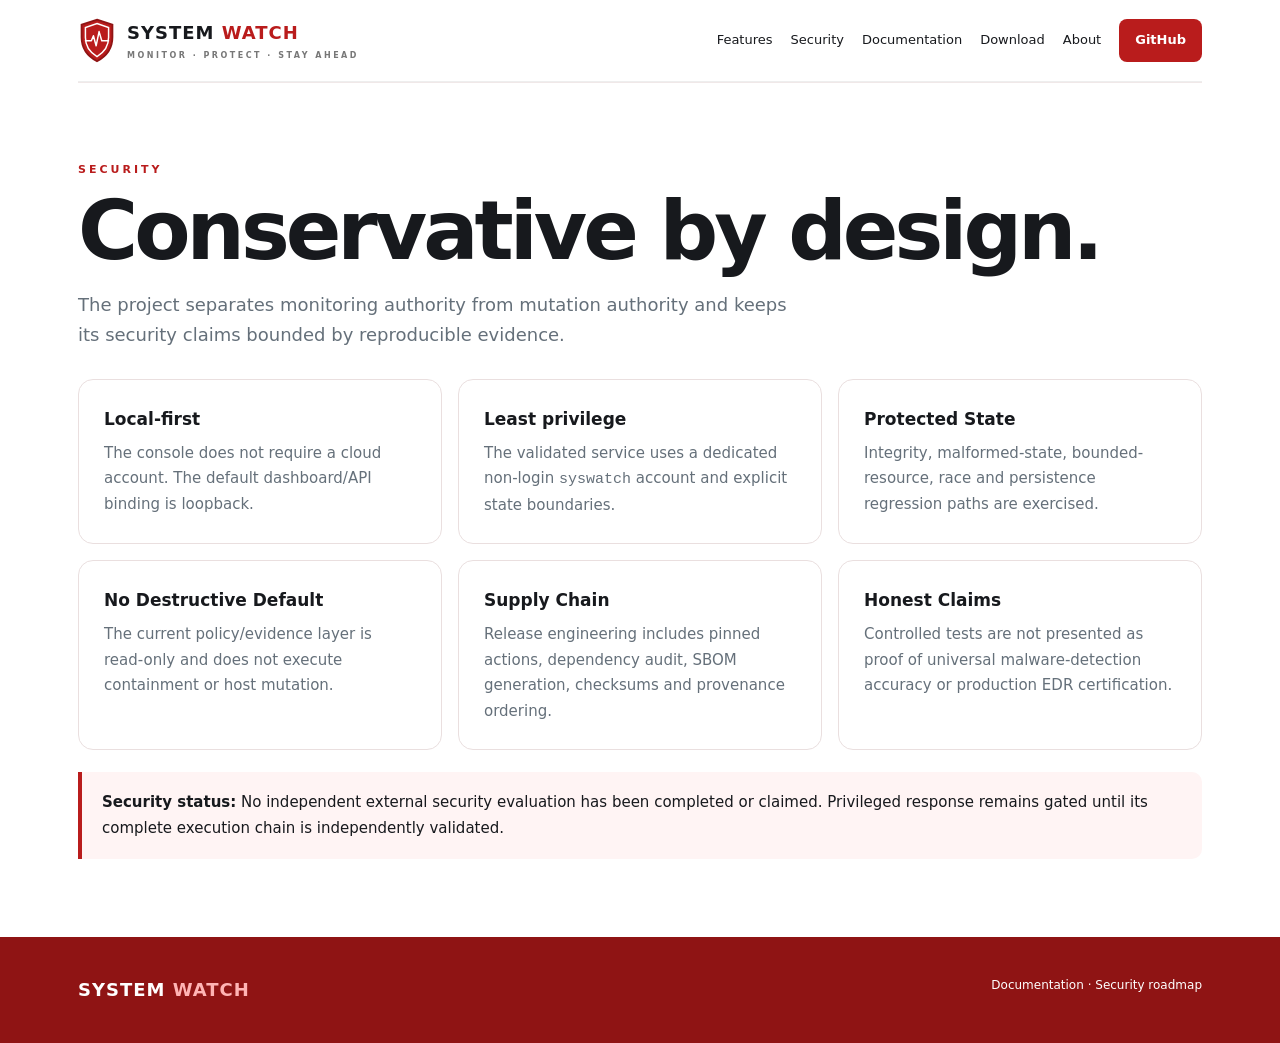
<file: docs/security.html>
<!doctype html><html lang="en"><head><meta charset="utf-8"><meta name="viewport" content="width=device-width,initial-scale=1"><title>SYSWATCH — Security</title><link rel="stylesheet" href="styles.css"></head><body><div class="wrap"><nav class="nav" aria-label="Primary navigation"><a class="brand" href="index.html"><img src="logo.svg" alt="SYSWATCH logo"><span><b>SYSTEM <span>WATCH</span></b><small>MONITOR · PROTECT · STAY AHEAD</small></span></a><div class="links"><a href="features.html">Features</a><a href="security.html">Security</a><a href="documentation.html">Documentation</a><a href="download.html">Download</a><a href="about.html">About</a><a class="github" href="https://github.com/BurhanAbdullah/Syswatch">GitHub</a></div></nav><section class="section"><div class="eyebrow">SECURITY</div><h1>Conservative by design.</h1><p class="lead">The project separates monitoring authority from mutation authority and keeps its security claims bounded by reproducible evidence.</p><div class="grid"><article class="card"><h3>Local-first</h3><p>The console does not require a cloud account. The default dashboard/API binding is loopback.</p></article><article class="card"><h3>Least privilege</h3><p>The validated service uses a dedicated non-login <code>syswatch</code> account and explicit state boundaries.</p></article><article class="card"><h3>Protected State</h3><p>Integrity, malformed-state, bounded-resource, race and persistence regression paths are exercised.</p></article><article class="card"><h3>No Destructive Default</h3><p>The current policy/evidence layer is read-only and does not execute containment or host mutation.</p></article><article class="card"><h3>Supply Chain</h3><p>Release engineering includes pinned actions, dependency audit, SBOM generation, checksums and provenance ordering.</p></article><article class="card"><h3>Honest Claims</h3><p>Controlled tests are not presented as proof of universal malware-detection accuracy or production EDR certification.</p></article></div><div class="notice"><strong>Security status:</strong> No independent external security evaluation has been completed or claimed. Privileged response remains gated until its complete execution chain is independently validated.</div></section></div><footer><div class="wrap footer"><b>SYSTEM <span>WATCH</span></b><span><a href="documentation.html">Documentation</a> · <a href="https://github.com/BurhanAbdullah/Syswatch/issues/4">Security roadmap</a></span></div></footer></body></html>
</file>
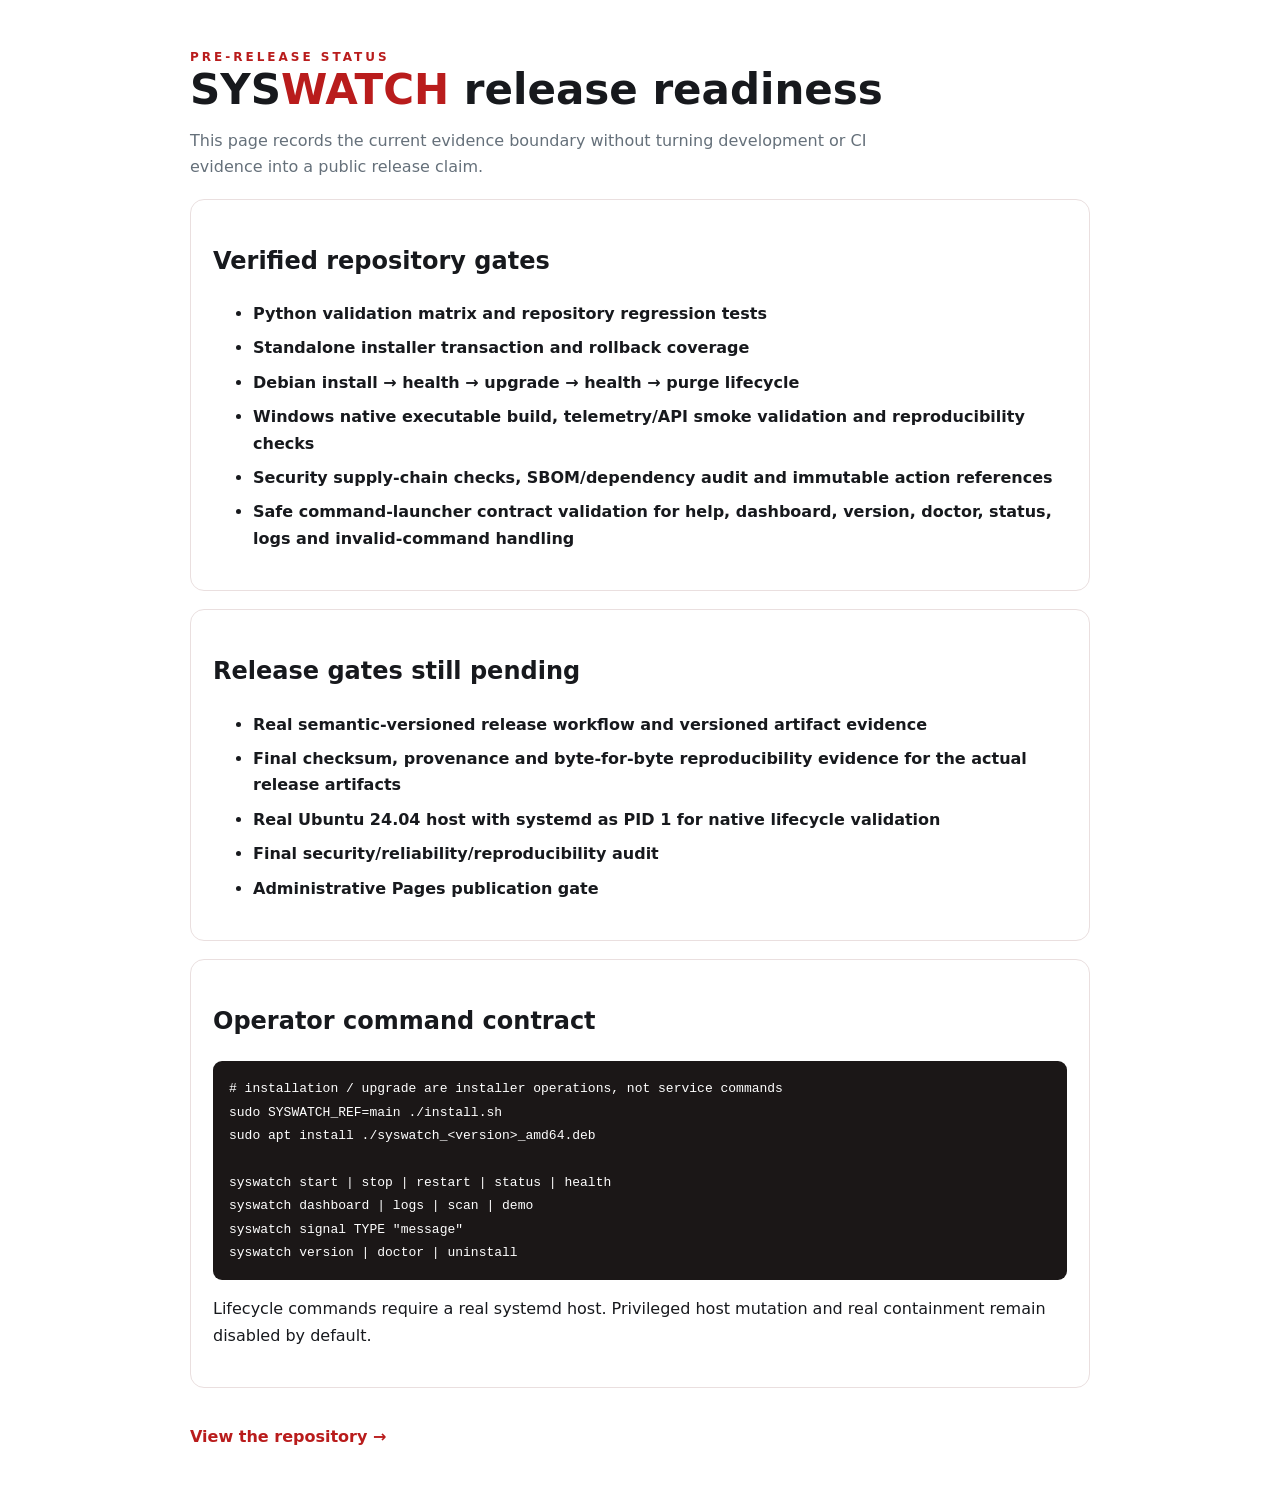
<file: site/release-readiness.html>
<!doctype html>
<html lang="en">
<head>
<meta charset="utf-8">
<meta name="viewport" content="width=device-width,initial-scale=1">
<meta name="robots" content="noindex,nofollow,noarchive">
<meta name="description" content="SYSWATCH release-readiness status.">
<title>SYSWATCH — Release Readiness</title>
<style>
body{margin:0;background:#fff;color:#17191d;font:16px/1.65 system-ui,-apple-system,"Segoe UI",sans-serif}.wrap{max-width:900px;margin:auto;padding:48px 24px}h1{font-size:42px;line-height:1.05;margin:0 0 8px}h1 span{color:#b91c1c}.eyebrow{font-size:12px;letter-spacing:3px;font-weight:800;color:#b91c1c}.lead{color:#65707a;max-width:720px}.card{border:1px solid #eadfdf;border-radius:14px;padding:22px;margin:18px 0}li{margin:8px 0}.pending{font-weight:800}.ok{font-weight:800}.code{background:#1b1717;color:#fff;border-radius:9px;padding:16px;overflow:auto;font:13px/1.8 ui-monospace,SFMono-Regular,Consolas,monospace}.back{display:inline-block;margin-top:18px;color:#b91c1c;font-weight:800;text-decoration:none}
</style>
</head>
<body>
<main class="wrap">
<div class="eyebrow">PRE-RELEASE STATUS</div>
<h1>SYS<span>WATCH</span> release readiness</h1>
<p class="lead">This page records the current evidence boundary without turning development or CI evidence into a public release claim.</p>
<section class="card">
<h2>Verified repository gates</h2>
<ul>
<li class="ok">Python validation matrix and repository regression tests</li>
<li class="ok">Standalone installer transaction and rollback coverage</li>
<li class="ok">Debian install → health → upgrade → health → purge lifecycle</li>
<li class="ok">Windows native executable build, telemetry/API smoke validation and reproducibility checks</li>
<li class="ok">Security supply-chain checks, SBOM/dependency audit and immutable action references</li>
<li class="ok">Safe command-launcher contract validation for help, dashboard, version, doctor, status, logs and invalid-command handling</li>
</ul>
</section>
<section class="card">
<h2>Release gates still pending</h2>
<ul>
<li class="pending">Real semantic-versioned release workflow and versioned artifact evidence</li>
<li class="pending">Final checksum, provenance and byte-for-byte reproducibility evidence for the actual release artifacts</li>
<li class="pending">Real Ubuntu 24.04 host with systemd as PID 1 for native lifecycle validation</li>
<li class="pending">Final security/reliability/reproducibility audit</li>
<li class="pending">Administrative Pages publication gate</li>
</ul>
</section>
<section class="card">
<h2>Operator command contract</h2>
<div class="code"># installation / upgrade are installer operations, not service commands<br>sudo SYSWATCH_REF=main ./install.sh<br>sudo apt install ./syswatch_&lt;version&gt;_amd64.deb<br><br>syswatch start | stop | restart | status | health<br>syswatch dashboard | logs | scan | demo<br>syswatch signal TYPE "message"<br>syswatch version | doctor | uninstall</div>
<p>Lifecycle commands require a real systemd host. Privileged host mutation and real containment remain disabled by default.</p>
</section>
<a class="back" href="https://github.com/BurhanAbdullah/Syswatch">View the repository →</a>
</main>
</body>
</html>
</file>
<file: docs/styles.css>
:root{--red:#b91c1c;--dark:#8f1414;--soft:#fff4f4;--ink:#17191d;--muted:#65707a;--line:#eadfdf;--max:1180px}*{box-sizing:border-box}html{scroll-behavior:smooth}body{margin:0;color:var(--ink);background:#fff;font:15px/1.7 Inter,ui-sans-serif,system-ui,-apple-system,BlinkMacSystemFont,"Segoe UI",sans-serif}a{color:inherit}.wrap{max-width:var(--max);margin:auto;padding:0 28px}.nav{min-height:82px;display:flex;align-items:center;justify-content:space-between;gap:18px;border-bottom:1px solid #eee;background:#fff}.brand{display:flex;align-items:center;gap:11px;text-decoration:none;flex-shrink:0}.brand img{width:38px;height:45px}.brand b{font-size:18px;letter-spacing:1px}.brand b span{color:var(--red)}.brand small{display:block;font-size:8px;letter-spacing:2.5px;color:#777;font-weight:800}.links{display:flex;gap:18px;align-items:center;justify-content:flex-end;flex-wrap:wrap;font-size:13px}.links a{text-decoration:none}.links a:hover,.links a:focus-visible{color:var(--red)}.links a:focus-visible,.btn:focus-visible,.brand:focus-visible{outline:3px solid #f2a0a0;outline-offset:3px}.github{background:var(--red);color:#fff!important;padding:10px 16px;border-radius:8px;font-weight:800}.hero{margin:0 -28px;padding:92px 28px 80px;background:radial-gradient(circle at 85% 35%,#fff 0,#fff 20%,#fff7f7 50%,#f8e1e1 100%)}.hero-grid{max-width:var(--max);margin:auto;display:grid;grid-template-columns:1.1fr .9fr;gap:55px;align-items:center}.eyebrow{font-size:11px;font-weight:900;letter-spacing:3px;color:var(--red)}h1{font-size:clamp(50px,7vw,82px);line-height:.95;letter-spacing:-4px;margin:12px 0 20px}h1 span{color:var(--red)}h2{font-size:42px;line-height:1.1;letter-spacing:-1.5px;margin:8px 0 14px}.tagline{font-size:27px;line-height:1.2;font-weight:800;margin:0 0 16px}.lead{font-size:18px;color:var(--muted);max-width:720px}.actions{display:flex;gap:12px;flex-wrap:wrap;margin:26px 0}.btn{display:inline-flex;align-items:center;justify-content:center;padding:12px 20px;border:2px solid var(--red);border-radius:9px;text-decoration:none;font-weight:850;color:var(--red);background:#fff}.btn.primary{background:var(--red);color:#fff}.logo{text-align:center}.logo img{width:min(300px,75%);filter:drop-shadow(0 18px 25px #8f141433)}.logo-title{font-size:34px;font-weight:950;letter-spacing:2px}.logo-title span{color:var(--red)}.section{padding:78px 0;border-top:1px solid #f0e8e8}.grid{display:grid;grid-template-columns:repeat(3,1fr);gap:16px;margin-top:28px}.card{padding:25px;border:1px solid var(--line);border-radius:15px;background:#fff}.card h3{margin:0 0 7px;font-size:17px}.card p{margin:0;color:var(--muted)}.band{background:linear-gradient(135deg,var(--dark),var(--red));color:#fff;border-radius:18px;padding:45px;text-align:center;margin-top:30px}.band h2{font-size:30px}.band p{color:#ffeaea}.badge{display:inline-block;padding:6px 12px;border:1px solid #ffffff66;border-radius:999px;font-size:12px}.platforms{display:grid;grid-template-columns:1fr 1fr;gap:18px;margin-top:28px}.platform{border:1px solid var(--line);border-radius:16px;padding:28px}.platform h3{font-size:21px;margin:0 0 6px}.download-card{border:2px solid var(--line);border-radius:16px;padding:30px;background:#fff}.download-card.ready{border-color:#e2aaaa}.download-card .state{font-size:11px;font-weight:900;letter-spacing:2px;color:var(--red)}.release-list{margin-top:24px}.release{display:flex;align-items:center;justify-content:space-between;gap:20px;padding:18px 0;border-bottom:1px solid var(--line)}.release:last-child{border-bottom:0}.release-name{font-weight:850}.release-meta{font-size:12px;color:var(--muted)}.doclist{display:grid;grid-template-columns:repeat(2,1fr);gap:14px;margin-top:28px}.doc{padding:20px;border:1px solid var(--line);border-radius:12px;text-decoration:none}.doc:hover{border-color:#d99393}.doc strong{display:block;margin-bottom:4px}.doc span{color:var(--muted);font-size:13px}pre{background:#1b1717;color:#fff;padding:18px;border-radius:10px;overflow:auto;font:12px/1.7 ui-monospace,SFMono-Regular,Consolas,monospace}code{font-family:ui-monospace,SFMono-Regular,Consolas,monospace}footer{background:var(--dark);color:#fff;padding:38px 0}.footer{display:flex;justify-content:space-between;gap:20px;flex-wrap:wrap;font-size:12px}.footer a{text-decoration:none}.footer b{font-size:18px;letter-spacing:1px}.footer b span{color:#ffb4b4}.notice{padding:18px 20px;background:var(--soft);border-left:4px solid var(--red);border-radius:0 10px 10px 0;margin-top:22px}.muted{color:var(--muted)}@media(max-width:850px){.nav{align-items:flex-start;padding:12px 0}.links{flex:1;min-width:0}.hero-grid,.platforms{grid-template-columns:1fr}.logo{order:-1}.grid{grid-template-columns:1fr 1fr}.doclist{grid-template-columns:1fr}}@media(max-width:560px){.wrap{padding:0 17px}.nav{flex-direction:column;align-items:stretch;gap:10px}.links{justify-content:flex-start;gap:9px 14px;font-size:12px}.github{padding:8px 12px}.hero{margin:0 -17px;padding:60px 17px}.grid,.doclist{grid-template-columns:1fr}h1{font-size:52px;letter-spacing:-2.5px}h2{font-size:35px}.tagline{font-size:22px}.section{padding:60px 0}.band{padding:32px 22px}.release{align-items:flex-start;flex-direction:column}.logo img{width:220px}}@media(prefers-reduced-motion:reduce){html{scroll-behavior:auto}}
</file>
